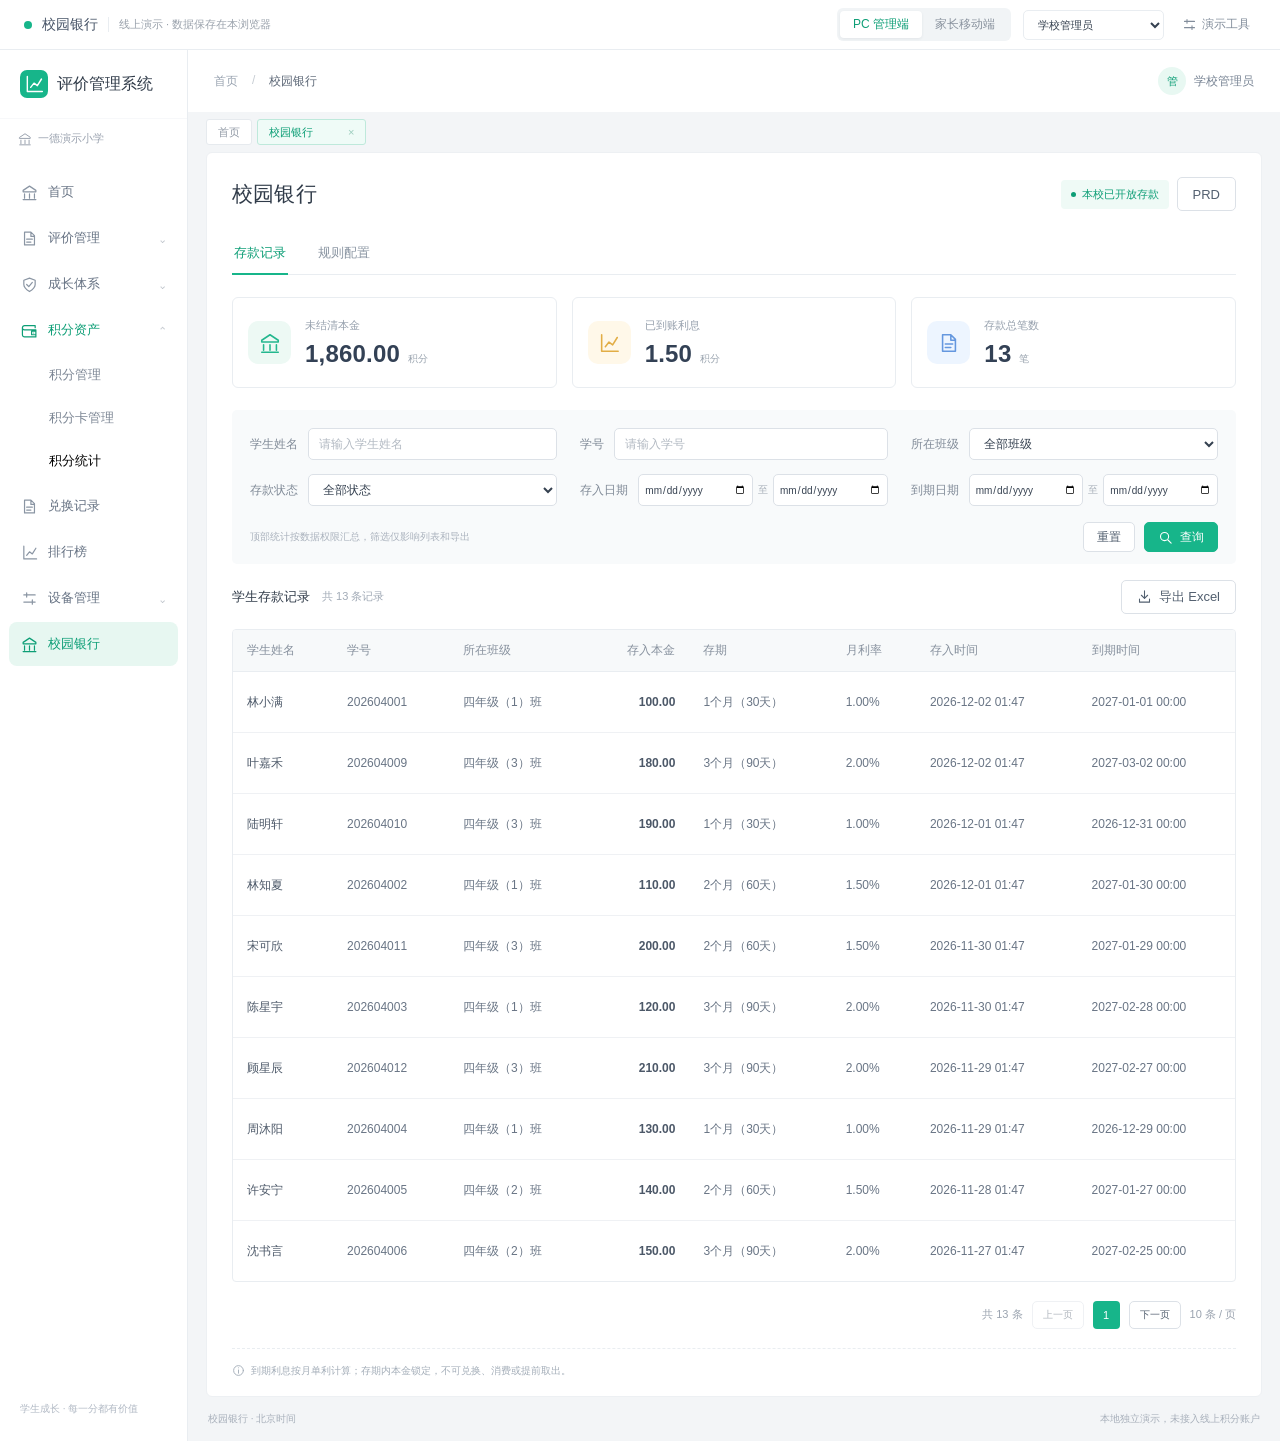
<file: index.html>
<!doctype html>
<html lang="zh-CN">
<head>
  <meta charset="UTF-8">
  <meta name="viewport" content="width=device-width, initial-scale=1.0">
  <meta name="theme-color" content="#16b88a">
  <meta name="description" content="评价管理系统校园银行，支持学校规则配置、家长主动存入与到期自动结算。">
  <link rel="icon" href="./favicon.svg" type="image/svg+xml">
  <link rel="stylesheet" href="./styles.css?v=7f36adfd09f2">
  <link rel="stylesheet" href="./original-wallet.css?v=9338323fba7d">
  <title>校园银行 · 评价管理系统</title>
</head>
<body>
  <div id="app"><div class="loading">正在读取积分账户…</div></div>
  <div id="modal-root"></div>
  <div id="toast" role="status" aria-live="polite"></div>

  <template id="product-disable-template">
    <div id="product-disable-popover" class="product-disable-popover" popover="auto" role="dialog" aria-labelledby="product-disable-question">
      <div class="product-disable-question"><span aria-hidden="true">!</span><p id="product-disable-question">确定停用该档位？</p></div>
      <div class="product-disable-actions">
        <button type="button" class="btn" data-action="cancel-product-disable" autofocus>取消</button>
        <button type="button" class="btn primary" data-action="confirm-product-disable">确定</button>
      </div>
    </div>
  </template>

  <template id="prd-page-bank">
    <p id="prd-page-title" hidden>家长端 · 校园银行</p>
    <section class="prd-section">
      <h3 id="prd-background">1. 背景与目标</h3>
      <p>支持家长为绑定学生主动办理定期存款，确保存入、锁定、到期和到账状态可查。</p>
      <h3 id="prd-users">2. 用户与使用场景</h3>
      <p>家长切换绑定学生，试算本息、确认存入或查询该生存款。接口按当前绑定关系校验。</p>
      <h3 id="prd-scope">3. 需求范围</h3>
      <p><strong>In Scope</strong> 学生余额、档位试算、存入确认、存款筛选和详情、自动结算。</p>
      <p><strong>Out of Scope</strong> 提前支取、自动续存和现金交易。</p>
      <h3 id="prd-features">4. 功能需求列表</h3>
      <table class="prd-field-table">
        <thead><tr><th>功能模块</th><th>功能点</th><th>需求描述</th><th>优先级</th><th>备注说明</th></tr></thead>
        <tbody>
          <tr><td>账户</td><td>余额与利息</td><td>随选中学生刷新定期锁定积分总额、可用积分、累计到账利息。</td><td>P0</td><td>金额保留两位小数。</td></tr>
          <tr><td>存入</td><td>试算与确认</td><td>选择已启用档位并填写本金，服务端试算后确认存入，成功后刷新余额和存款记录。</td><td>P0</td><td>支持每个学生多笔独立存款。</td></tr>
          <tr><td>我的存款</td><td>查询与详情</td><td>支持全部、存款中、已到账。详情区分预计利息与实际到账时间并展示该单流水。</td><td>P0</td><td>功能关闭后仍可查旧单。</td></tr>
        </tbody>
      </table>
      <h3 id="prd-flow">5. 核心流程与交互说明</h3>
      <h4 id="prd-booking">试算、存入与本金锁定</h4>
      <ol>
        <li>试算和确认均校验家长绑定关系，学生及档位所属学校，学校及档位开关。确认本金达到最低起存额，且在可用积分和服务支持范围内，最多两位小数。</li>
        <li><code>POST /api/quote</code> 返回本金、利率、利息、本息合计、到期时间和规则版本。确认通过 <code>POST /api/deposits</code> 提交学生、档位、本金、规则版本、到期时间及 <code>requestKey</code>。</li>
        <li>确认在同一事务中扣减可用积分、增加锁定积分、分配单号、保存订单快照、记锁定流水和请求结果。扣减时再次按可用余额校验。存入后刷新余额和订单。</li>
      </ol>
      <h4 id="prd-settlement">到期结算</h4>
      <h4>起算与到期时间</h4>
      <p>以服务端确认存入成功的北京时间日期为起点，加对应档位的固定天数，到期时间取目标日期 00:00（北京时间）。已有存款按订单保存的到期时间和利息结算。</p>
      <ul>
        <li>1 个月（30 天）、2 个月（60 天）、3 个月（90 天）、6 个月（180 天）、12 个月（365 天）。</li>
        <li>2026 年 11 月 25 日 15:30 存入 1 个月（30 天），于 12 月 25 日 00:00 到期。2026 年 1 月 31 日存入同一档位，于 3 月 2 日 00:00 到期。接口保存带时区的时间戳。</li>
      </ul>
      <h4>状态与入账</h4>
      <ol>
        <li><strong>存款中</strong>（<code>active</code>）表示本息尚未成功入账，覆盖未到期及到期后仍在结算的存款。本金保持锁定。已到期且未入账时，<code>settlementInProgress</code> 为真，详情提示系统正在处理到账。</li>
        <li>后台任务筛选到期时间已到、尚未结算且已到重试时间的订单，逐笔处理。在事务内再次确认订单未结算、账户锁定本金充足且入账金额合法。以存入时的快照为准。</li>
        <li>同一事务扣减锁定本金、增加可用本金并记本金返还流水。随后增加可用积分、累计获得积分和累计到账利息并记利息流水。订单更新为<strong>已到账</strong>（<code>settled</code>），记录实际到账时间并写成功审计。利息为 0.00 时也完成结算。到账后不自动续存。</li>
      </ol>
      <h3 id="prd-exceptions">6. 异常场景与边界条件</h3>
      <ul>
        <li>学校关闭功能或无启用档位时隐藏存入表单。没有存款记录时显示空状态，已有存款仍可查看和结算。</li>
        <li>余额不足返回 <code>INSUFFICIENT_BALANCE</code>。版本或到期日变化返回 <code>STALE_CONFIG</code>，用户重新试算确认。提交超时沿用原参数和 <code>requestKey</code> 重试，同一操作者同参数返回原订单，换参数返回 <code>IDEMPOTENCY_CONFLICT</code>。</li>
        <li>结算失败整笔回滚，本金继续锁定。后台记录 <code>pending</code>、失败原因、尝试次数及下次重试时间，60 秒后允许重试。事务复核订单状态，原订单 ID 和流水类型的唯一约束防止重复入账。</li>
      </ul>
      <h3 id="prd-data">7. 数据口径与埋点需求</h3>
      <h4 id="prd-interest">利息计算</h4>
      <p class="prd-formula">到期利息＝本金 ×（月利率输入值 ÷ 100）× 存期月数<br>本息合计＝本金＋到期利息</p>
      <p>月利率为 0% 至 100%，最多两位小数。按月单利，固定天数仅用于推算到期日。<var>P</var> 为本金 × 100，<var>R</var> 为月利率输入值 × 100，<var>M</var> 为存期月数，最小单位利息为 <code>floor((P × R × M + 5000) ÷ 10000)</code>。金额接口使用十进制字符串。</p>
      <p>100.00 积分按两个月（60 天）、月利率 1.50%，利息为 3.00，本息为 103.00。125.50 积分按一个月（30 天）、月利率 1.00%，原值 1.255 四舍五入至 1.26。</p>
      <h4 id="prd-deposit-number">存款单号</h4>
      <ul>
        <li><code>depositNumber</code> 为 14 位文本，由存入时间 <code>createdAt</code> 的北京时间日期 <code>YYYYMMDD</code> 和六位流水号组成。各校每天从 <code>000001</code> 独立递增。例如某校 2026 年 11 月 23 日的第一笔为 <code>20261123000001</code>。</li>
        <li>历史订单按各校、各存入日补号，按原存入时间升序，同一时间按原订单 ID 升序。新单接续同校当日流水。数据库保证同校单号唯一，失败事务回滚编号分配，重复确认返回原单号。用完 <code>999999</code> 后拒绝该校当天的新确认，返回 <code>DEPOSIT_SEQUENCE_EXHAUSTED</code>。</li>
        <li>存款详情显示业务单号，接口通过原订单 <code>id</code> 查询，并校验家长与该学生的绑定关系。</li>
      </ul>
      <p>选择档位上报 <code>deposit_product_selected</code>，试算后打开确认框上报 <code>deposit_confirm_view</code>。两者记录档位 ID。存入、结算结果按已提交订单及流水确认。</p>
      <h3 id="prd-dependencies">8. 风险、依赖与限制</h3>
      <p>结算依赖账务事务与时钟。服务版本由后台任务扫描，浏览器演示在页面运行和重新打开时执行检查。已有订单按存入时的版本、利率、利息和到期快照执行。</p>
      <h3 id="prd-acceptance">9. 验收标准</h3>
      <p>校验最低起存额、余额、绑定关系和幂等。100.00 积分按两个月、1.50% 锁定后，到期分别返还 100.00 和发息 3.00，仅利息增加累计获得积分。验证零息、失败回滚、重试、停用和旧单如期到账。</p>
    </section>
  </template>

  <template id="prd-page-overview">
    <p id="prd-page-title" hidden>家长端 · 积分总览</p>
    <section class="prd-section">
      <h3 id="prd-background">1. 背景与目标</h3><p>查看所选学生当前积分总额及余额构成。</p>
      <h3 id="prd-users">2. 用户与使用场景</h3><p>家长从积分首页点击「可用积分」，或切换到其他绑定学生。</p>
      <h3 id="prd-scope">3. 需求范围</h3>
      <p><strong>In Scope</strong> 积分总额、可用积分总额、定期锁定积分及占比。</p>
      <p><strong>Out of Scope</strong> 历史明细、存入和兑换操作。</p>
      <h3 id="prd-features">4. 功能需求列表</h3>
      <table class="prd-field-table">
        <thead><tr><th>功能模块</th><th>功能点</th><th>需求描述</th><th>优先级</th><th>备注说明</th></tr></thead>
        <tbody>
          <tr><td>账户</td><td>余额构成</td><td>按学生展示三项金额，精确到 0.01 积分。</td><td>P0</td><td>切换学生后重新查询。</td></tr>
          <tr><td>图表</td><td>余额占比</td><td>用饼图绘制可用与定期锁定的占比。</td><td>P0</td><td>图例显示一位小数。</td></tr>
        </tbody>
      </table>
      <h3 id="prd-flow">5. 核心流程与交互说明</h3><p>进入页面并选中学生，读取账户数据、展示三项金额和饼图。左上角返回积分首页。</p>
      <h3 id="prd-exceptions">6. 异常场景与边界条件</h3><p>总额为零时，饼图显示「暂无积分」，两项占比均为 0.0%。无绑定学生时显示对应空态。</p>
      <h3 id="prd-data">7. 数据口径与埋点需求</h3>
      <ul>
        <li>积分总额＝可用积分总额 <code>available</code>＋定期锁定积分 <code>locked</code>。存入和返还本金只改变余额分布，已到账利息计入可用积分。</li>
        <li>积分总额大于零时，饼图按可用积分和定期锁定积分的实际占比绘制。图例的可用占比四舍五入到一位小数，锁定占比等于 100% 减去已舍入的可用占比。</li>
      </ul>
      <p>本页无独立埋点。</p>
      <h3 id="prd-dependencies">8. 风险、依赖与限制</h3><p>依赖 <code>GET /api/bootstrap</code> 的同一账户快照与家长绑定权限。</p>
      <h3 id="prd-acceptance">9. 验收标准</h3><p>可用 80、锁定 20 时总额为 100，占比分别为 80.0%、20.0%。切换学生和零总额场景显示正确。</p>
    </section>
  </template>

  <template id="prd-page-points">
    <p id="prd-page-title" hidden>积分统计 · 积分记录</p>
    <section class="prd-section">
      <h3 id="prd-background">1. 背景与目标</h3><p>在现有积分记录中追溯学生积分增减和校园银行流水。</p>
      <h3 id="prd-users">2. 用户与使用场景</h3><p>学校管理员查看本校流水，班主任查看授权班级，支持按条件定位单条流水。</p>
      <h3 id="prd-scope">3. 需求范围</h3><p><strong>In Scope</strong> 筛选、分页、当前页勾选、列表和详情。</p><p><strong>Out of Scope</strong> 在本页发放、修改或补录积分。</p>
      <h3 id="prd-features">4. 功能需求列表</h3>
      <table class="prd-field-table">
        <thead><tr><th>功能模块</th><th>功能点</th><th>需求描述</th><th>优先级</th><th>备注说明</th></tr></thead>
        <tbody>
          <tr><td>筛选</td><td>组合查询</td><td>按学生姓名、所在班级、得分形式和得分时间查询。</td><td>P0</td><td>查询和重置从第一页开始。</td></tr>
          <tr><td>列表</td><td>得分与备注</td><td>使用原有得分列显示可用积分变动，用备注区分本金和利息类型。</td><td>P0</td><td>一笔账务流水一行。</td></tr>
          <tr><td>详情</td><td>流水追溯</td><td>查看学生、变动类型、时间、可用积分变动、变动后可用余额和关联存款单号。</td><td>P0</td><td>仅关联存款的流水展示存款单号。</td></tr>
        </tbody>
      </table>
      <h3 id="prd-flow">5. 核心流程与交互说明</h3>
      <p>PC 列表使用「评价类型/班级德育」和「活动名称/荣誉称号」两列。每列展示对应的原始字段值，同时有值时按表头顺序用斜杠分隔。该列无值时显示「—」，本地评价样例缺少分类字段时显示「德育评价」。学生人脸按原有权限读取。校园银行流水在得分形式列显示「校园银行」，两列均显示「—」。得分时间取该条流水的实际写入时间，按北京时间显示到秒。表头勾选框选中当前页全部记录。</p>
      <h3 id="prd-exceptions">6. 异常场景与边界条件</h3><p>无匹配记录时展示空表。非法日期或反向时间区间提示校验错误。结算回滚期间无新增到账流水。</p>
      <h3 id="prd-data">7. 数据口径与埋点需求</h3>
      <p><code>GET /api/point-transactions</code> 读取已提交的流水，按 <code>createdAt</code> 倒序，同一时间按写入顺序倒序，每页 10 条。序号为（当前页 - 1）× 每页条数 + 页内序号。本页无独立埋点。</p>
      <p>「得分」展示该条流水的可用积分变动 <code>availableDelta</code>。保留两位小数，正数带「+」，负数带「-」，零显示 0.00。</p>
      <table class="prd-field-table">
        <thead><tr><th scope="col">变动类型</th><th scope="col">得分列</th><th scope="col">备注列</th></tr></thead>
        <tbody>
          <tr><th scope="row">定期存入</th><td>-本金</td><td>定期存入，本金锁定</td></tr>
          <tr><th scope="row">到期本金返还</th><td>+本金</td><td>到期本金返还</td></tr>
          <tr><th scope="row">定期利息到账</th><td>+实际入账利息，零利息显示 0.00</td><td>定期利息到账</td></tr>
        </tbody>
      </table>
      <h3 id="prd-dependencies">8. 风险、依赖与限制</h3><p>列表依赖已提交的积分流水和权限范围。学生档案缺少照片时展示「—」。</p>
      <h3 id="prd-acceptance">9. 验收标准</h3><p>核对原有列表字段、当前页勾选、筛选和分页。定期存入、返还、发息的得分分别显示负本金、正本金和到账利息，金额与家长端明细一致。</p>
    </section>
  </template>

  <template id="prd-page-records">
    <p id="prd-page-title" hidden>校园银行 · 存款记录</p>
    <section class="prd-section">
      <h3 id="prd-background">1. 背景与目标</h3><p>管理人员按权限核对定期存款、锁定本金与已到账利息。</p>
      <h3 id="prd-users">2. 用户与使用场景</h3><p>学校管理员查询本校、查看详情及导出。班主任查询授权班级和详情。</p>
      <h3 id="prd-scope">3. 需求范围</h3><p><strong>In Scope</strong> 汇总统计、列表筛选、详情、Excel 导出。</p><p><strong>Out of Scope</strong> 修改或作废存款、提前支取、手动发息。</p>
      <h3 id="prd-features">4. 功能需求列表</h3>
      <table class="prd-field-table">
        <thead><tr><th>功能模块</th><th>功能点</th><th>需求描述</th><th>优先级</th><th>备注说明</th></tr></thead>
        <tbody>
          <tr><td>顶部统计</td><td>权限范围汇总</td><td>显示未结清本金、已到账利息和存款总笔数。</td><td>P0</td><td>列表筛选、重置和分页均独立。</td></tr>
          <tr><td>存款列表</td><td>筛选与详情</td><td>按学生、班级、状态、存入日期、到期日期查询。单笔详情使用订单快照。</td><td>P0</td><td>学生姓名和学号分别筛选。</td></tr>
          <tr><td>导出</td><td>Excel</td><td>管理员导出所有匹配订单，保留单号、日期和金额口径。</td><td>P0</td><td>导出范围跨分页。</td></tr>
        </tbody>
      </table>
      <h3 id="prd-flow">5. 核心流程与交互说明</h3>
      <h4 id="prd-record-filters">筛选范围与分页</h4>
      <p><code>GET /api/deposits</code> 先限定权限，再应用已提交的筛选条件。管理员查看本校记录，班主任查看授权班级。姓名和学号由用户输入，班级由下拉选项提交，三者去掉首尾空格后按包含匹配。状态按下文映射筛选。空条件不限制该字段，多个条件同时满足才纳入。</p>
      <p>存入日期筛选 <code>createdAt</code>，到期日期筛选 <code>dueAt</code>。分别使用北京时间的「起始日 00:00（含）至结束日次日 00:00（不含）」，只填一端则只应用该端边界。日期不存在或起始日晚于结束日时拒绝查询。</p>
      <p>列表一笔存款一行，按存入时间倒序，同一时间按存款单号升序，每页 10 条。<code>total</code> 为筛选后全部记录的笔数，用于列表和分页。Excel 导出使用同一筛选条件，包含所有匹配记录。</p>

      <h3 id="prd-exceptions">6. 异常场景与边界条件</h3>
      <p>权限范围无存款时金额为 0.00、笔数为 0。筛选无结果时展示空状态并禁用导出。已到期未成功结算仍显示「存款中」，详情提示系统正在处理到账。</p>
      <h3 id="prd-data">7. 数据口径与埋点需求</h3>
      <h4 id="prd-stat-fields">顶部统计卡片</h4>
      <p><code>summary</code> 按当前账号可查看的全部存款汇总。管理员汇总本校，班主任汇总授权班级。列表筛选、重置和分页均不改变统计范围。</p>
      <table class="prd-field-table" aria-labelledby="prd-stat-fields">
        <thead><tr><th scope="col">卡片</th><th scope="col">取值与计算</th></tr></thead>
        <tbody>
          <tr><th scope="row">未结清本金</th><td><code>summary.locked</code>。汇总权限范围内「存款中」订单的存入本金，包含已经到期但尚未结算的订单。单位积分，保留两位小数。</td></tr>
          <tr><th scope="row">已到账利息</th><td><code>summary.paid</code>。汇总权限范围内「已到账」订单的实际利息。取已结算订单按快照保存的 <code>expectedInterest</code>，该值与利息流水一致。单位积分，保留两位小数。</td></tr>
          <tr><th scope="row">存款总笔数</th><td><code>summary.count</code>。计数权限范围内全部状态的存款单，一个学生的多笔存款各计 1 笔。</td></tr>
        </tbody>
      </table>
      <p class="prd-note">例：权限范围内有 600.00 积分未到期、125.50 积分已到期但尚未结算，以及 100.00 积分已到账（实际利息 1.00）各一笔。三项统计依次为 725.50 积分、1.00 积分、3 笔。筛选「存款中」后，列表和导出包含前两笔，顶部按权限范围汇总。</p>

      <h4 id="prd-record-fields">存款记录列表字段</h4>
      <table class="prd-field-table" aria-labelledby="prd-record-fields">
        <thead><tr><th scope="col">列表列名</th><th scope="col">取值与展示规则</th></tr></thead>
        <tbody>
          <tr><th scope="row">学生姓名</th><td><code>studentName</code>。按订单的学生 ID 关联学生档案，读取当前姓名。</td></tr>
          <tr><th scope="row">学号</th><td><code>studentNumber</code>。取关联学生档案的学号，以文本显示和导出，保留前导零。</td></tr>
          <tr><th scope="row">所在班级</th><td><code>className</code>。取该学生档案里的当前班级，用于筛选和班级权限限定。</td></tr>
          <tr><th scope="row">存入本金</th><td><code>principal</code>。取订单创建时实际扣减可用积分并锁定的金额。展示积分值，固定两位小数。</td></tr>
          <tr><th scope="row">存期</th><td><code>months</code> 为存入时的档位月数。1、2、3 个月的 <code>durationDays</code> 分别展示 30、60、90 天，含历史订单。其他档位按北京时间到期日与存入日的天数差展示。历史订单按保存的原到期时间结算。</td></tr>
          <tr><th scope="row">月利率</th><td><code>rate</code>。取订单存入时的月利率快照，按百分数保留两位小数。存单值 <code>1.00</code> 展示为 <code>1.00%</code>。</td></tr>
          <tr><th scope="row">存入时间</th><td><code>createdAt</code>。服务端确认存入成功时写入的时间。列表以北京时间显示 <code>YYYY-MM-DD HH:mm</code>。</td></tr>
          <tr><th scope="row">到期时间</th><td><code>dueAt</code>。直接读取订单保存的到期时间，以北京时间显示 <code>YYYY-MM-DD HH:mm</code>。</td></tr>
          <tr><th scope="row">到期利息</th><td><code>expectedInterest</code>。取存入时算定并存入快照的利息，按「+金额」展示，保留两位小数。待结算时为预计利息，已结算时同一数值已入账。是否入账由状态判断。</td></tr>
          <tr><th scope="row">状态</th><td><code>status</code>。本息入账成功显示「已到账」，其他订单显示「存款中」。已到期且尚未成功入账时，详情根据 <code>settlementInProgress</code> 提示系统正在处理到账。</td></tr>
          <tr><th scope="row">操作</th><td>「详情」以订单 ID 请求 <code>GET /api/deposits/:id</code>，重新校验学校与班级权限，读取订单快照、实际到账时间和该笔订单的关联流水。</td></tr>
        </tbody>
      </table>
      <h4 id="prd-record-details">详情与导出口径</h4>
      <p>存款单号 <code>depositNumber</code> 取订单保存的 14 位业务单号，由存入日 <code>YYYYMMDD</code> 加同校当天六位流水号组成。详情和导出使用同一单号。</p>
      <p>本息合计 <code>total</code> ＝存入本金＋按单据快照已舍入的到期利息。实际到账时间 <code>settledAt</code> 由结算成功事务写入，未到账时详情隐藏该时间，导出留空。导出仅限管理员，覆盖全部匹配订单，时间按北京时间精确到秒。「存期（天）」写入页面同口径的 <code>durationDays</code> 数值，到期时间取订单快照。存期（月）、金额和月利率按数值写入，存款单号和学号按文本保留。零条记录时禁止导出。</p>
      <p>导出成功时记录 <code>records_exported</code> 审计事件，包含筛选条件和导出笔数。</p>
      <h3 id="prd-dependencies">8. 风险、依赖与限制</h3><p>学校、班级权限以及状态判定依赖订单与学生档案。历史订单的到期和利息使用原快照。</p>
      <h3 id="prd-acceptance">9. 验收标准</h3><p>改变筛选条件后只刷新列表与导出范围。核对统计示例、历史档位显示、原到期时间、两类状态和 Excel 数据。</p>
    </section>
  </template>

  <template id="prd-page-rules">
    <p id="prd-page-title" hidden>校园银行 · 规则配置</p>
    <section class="prd-section">
      <h3 id="prd-background">1. 背景与目标</h3><p>按学校配置校园银行功能、最低起存额和月利率。</p>
      <h3 id="prd-users">2. 用户与使用场景</h3><p>管理员配置本校规则，班主任查看本校当前规则。</p>
      <h3 id="prd-scope">3. 需求范围</h3><p><strong>In Scope</strong> 基础设置、档位新增、编辑、停用、删除已停用档位和收益示例。</p><p><strong>Out of Scope</strong> 修改原存单及补发历史利息。</p>
      <h3 id="prd-features">4. 功能需求列表</h3>
      <table class="prd-field-table">
        <thead><tr><th>功能模块</th><th>功能点</th><th>需求描述</th><th>优先级</th><th>备注说明</th></tr></thead>
        <tbody>
          <tr><td>基础设置</td><td>开关和起存额</td><td>管理员保存功能开关、最低起存额和当前版本。</td><td>P0</td><td>按学校生效。</td></tr>
          <tr><td>档位配置</td><td>新增和编辑</td><td>新增未配置档位。编辑弹窗展示只读存期，修改月利率。</td><td>P0</td><td>月利率输入框右侧显示百分号。</td></tr>
          <tr><td>档位配置</td><td>启用和停用</td><td>已启用的行显示「停用」，点击后在按钮旁确认。已停用的行显示「启用」，点击后保存状态。</td><td>P0</td><td>取消停用时保留当前状态。</td></tr>
          <tr><td>档位配置</td><td>删除</td><td>管理员可以删除任意已停用档位。确认后从配置列表移除，该存期可再次新增。</td><td>P0</td><td>含默认档位。归档原档位以保留历史订单关联。</td></tr>
          <tr><td>档位列表</td><td>收益示例</td><td>显示整期收益率和以 100 积分为本金的到期利息。</td><td>P0</td><td>统一按月单利。</td></tr>
        </tbody>
      </table>
      <h3 id="prd-flow">5. 核心流程与交互说明</h3>
      <h4 id="prd-rule-settings">基础设置与档位校验</h4>
      <ul>
        <li>各校独立配置功能开关、最低起存额和存期档位。管理员可保存，班主任只读。最低起存额默认 1.00，最小 0.01 积分。启用功能时至少有一档已启用。</li>
        <li>支持 1 个月（30 天）、2 个月（60 天）、3 个月（90 天）、6 个月（180 天）、12 个月（365 天）。默认配置前三档，新增时只可选择尚未配置的档位。编辑已有档位时只修改月利率，启用状态由列表操作控制。月利率含 0% 和 100% 两端，最多两位小数。</li>
        <li>旧配置中五档之外的档位停止受理新存款。固定档位的旧利率超出范围时显示为停用，管理员修正后可启用。学校开启存款功能至少需要一档符合新规则的启用档位。</li>
        <li>保存基础设置或档位时，校验对应的当前版本并递增版本。过时版本要求刷新。配置修改适用于后续存款，已有订单继续使用各自的配置快照。</li>
        <li>选择「删除」并确认后，校验同校管理员权限、档位版本及当前停用状态。成功后从当前配置中移除该档位。再次新增相同存期时，沿用原档位标识，按本次填写的配置保存并递增版本。</li>
      </ul>
      <h3 id="prd-exceptions">6. 异常场景与边界条件</h3><p>重复档位、非法值和过期版本由服务端拒绝。档位全部配置后禁用新增入口。启用中的档位须先停用再删除。</p>
      <h3 id="prd-data">7. 数据口径与埋点需求</h3>
      <h4 id="prd-rule-fields">存期与月利率列表字段</h4>
      <table class="prd-field-table" aria-labelledby="prd-rule-fields">
        <thead><tr><th scope="col">列表列名</th><th scope="col">取值与展示规则</th></tr></thead>
        <tbody>
          <tr><th scope="row">存期</th><td>读取当前档位月数 <code>months</code> 和固定天数 <code>durationDays</code>，显示「N个月（D天）」，列表按月数升序。</td></tr>
          <tr><th scope="row">月利率</th><td>读取档位当前百分数 <code>rate</code>，保留两位小数后加百分号。</td></tr>
          <tr><th scope="row">整期收益率</th><td>月利率 × 存期月数，按百分数保留两位小数。例如 2 个月（60 天）、月利率 1.50%，整期收益率为 3.00%。</td></tr>
          <tr><th scope="row">100积分到期利息</th><td>100 积分 ×（月利率输入值 ÷ 100）× 存期月数，使用月单利，最终四舍五入至两位小数。上例为 3.00 积分。</td></tr>
          <tr><th scope="row">状态</th><td>读取档位自己的 <code>enabled</code>，真显示「已启用」，假显示「已停用」。实际允许家长存入还须学校功能开关为开启。</td></tr>
          <tr><th scope="row">操作</th><td>管理员可编辑。已启用时显示「停用」并在确认后更新，已停用时显示「启用」，<code>canDelete</code> 为真时显示「删除」。班主任显示「—」。</td></tr>
        </tbody>
      </table>
      <p>基础设置、档位分别通过 <code>POST /api/settings</code> 和 <code>POST /api/products</code> 保存。<code>POST /api/products/delete</code> 提交档位 ID <code>id</code> 和版本 <code>revision</code>，删除成功写入 <code>product_deleted</code> 审计。</p>
      <h3 id="prd-dependencies">8. 风险、依赖与限制</h3><p>依赖本校配置版本和档位版本。保存前生成的试算在规则版本变化后须重新确认。已删除档位的存款仍按原订单快照查询和结算。</p>
      <h3 id="prd-acceptance">9. 验收标准</h3><p>验证五档及默认前三档，月利率 0.00% 和 100.00% 合法，超范围和三位小数拒绝。两个月、1.50% 的 100 积分到期利息为 3.00。默认档位与新增档位停用后均可删除和重新新增。启用中的档位及无权限操作均被拒绝，旧单到期照常结算。</p>
    </section>
  </template>

  <template id="prd-page-wallet">
    <p id="prd-page-title" hidden>家长端 · 积分首页</p>
    <section class="prd-section">
      <h3 id="prd-background">1. 背景与目标</h3><p>集中展示当前学生的积分余额和每笔积分变动。</p>
      <h3 id="prd-users">2. 用户与使用场景</h3><p>家长切换绑定学生，核对累计获得、已兑换、可用积分和历史明细。</p>
      <h3 id="prd-scope">3. 需求范围</h3><p><strong>In Scope</strong> 三项积分、时间筛选、分页及相关页面入口。</p><p><strong>Out of Scope</strong> 本页办理存款、兑换或更改积分。</p>
      <h3 id="prd-features">4. 功能需求列表</h3>
      <table class="prd-field-table">
        <thead><tr><th>功能模块</th><th>功能点</th><th>需求描述</th><th>优先级</th><th>备注说明</th></tr></thead>
        <tbody>
          <tr><td>积分摘要</td><td>绑定学生切换</td><td>刷新当前学生三项积分及明细，明细回到第一页。</td><td>P0</td><td>仅可选绑定学生。</td></tr>
          <tr><td>积分明细</td><td>筛选和详情入口</td><td>按全部、近 7 天、近 30 天查询。记录显示类型、带符号金额、得分时间和累计积分，点击进入详情。</td><td>P0</td><td>每页 10 条。</td></tr>
          <tr><td>导航</td><td>相关页面入口</td><td>点击可用积分、校园银行或积分超市进入相应页面。</td><td>P0</td><td>默认选中首位绑定学生。</td></tr>
        </tbody>
      </table>
      <h3 id="prd-flow">5. 核心流程与交互说明</h3><p>进入后读取绑定学生列表与摘要，再按所选学生和时间范围读取流水。点击明细进入对应详情，返回恢复学生、筛选、页码和滚动位置。</p>
      <h3 id="prd-exceptions">6. 异常场景与边界条件</h3><p>无流水时显示「暂无积分明细」。无绑定学生时显示「当前身份暂无绑定学生」。</p>
      <h3 id="prd-data">7. 数据口径与埋点需求</h3>
      <p>摘要取 <code>earned</code>、<code>redeemed</code>、<code>available</code>。明细通过 <code>GET /api/point-transactions</code> 查询。金额取 <code>availableDelta</code>，正数带 +，负数带 -，保留两位小数。累计积分 <code>cumulative</code> 为同一学生截至当笔流水的累计获得增量之和，包含筛选区间之前的收入。</p>
      <p>按写入时间倒序，同一时间按写入顺序倒序。近 7 天与近 30 天从当前业务时间往前推对应天数。锁定和返还本金的累计获得增量为零，实际到账的利息增加累计积分。本页无单独的明细查询埋点。</p>
      <h3 id="prd-dependencies">8. 风险、依赖与限制</h3><p>依赖账户及已提交流水。可用积分与累计积分分别按当前余额和历史累计获得计算。</p>
      <h3 id="prd-acceptance">9. 验收标准</h3><p>可用积分随存入减少、返还增加。本金返还前后的累计积分相同，利息到账单独增加累计积分。验证按学生、时间和分页隔离展示。</p>
    </section>
  </template>

  <template id="prd-page-point-detail">
    <p id="prd-page-title" hidden>家长端 · 积分详情</p>
    <section class="prd-section">
      <h3 id="prd-background">1. 背景与目标</h3><p>在独立页面说明单笔积分增减及来源。</p>
      <h3 id="prd-users">2. 用户与使用场景</h3><p>家长从明细打开绑定学生的流水，核对本金、利息或其他积分变动。</p>
      <h3 id="prd-scope">3. 需求范围</h3><p><strong>In Scope</strong> 单笔金额、时间、得分形式、变动类型、学生姓名及关联存款单号。</p><p><strong>Out of Scope</strong> 累计积分、变动后可用余额及本页账务写入。</p>
      <h3 id="prd-features">4. 功能需求列表</h3>
      <table class="prd-field-table">
        <thead><tr><th>功能模块</th><th>功能点</th><th>需求描述</th><th>优先级</th><th>备注说明</th></tr></thead>
        <tbody>
          <tr><td>摘要</td><td>本笔时间与得分形式</td><td>显示有符号的金额、得分时间及得分形式，校园银行流水标注「校园银行」。</td><td>P0</td><td>时间为北京时间，精确至秒。</td></tr>
          <tr><td>详情信息</td><td>本次积分变动</td><td>显示学生姓名、变动类型及本次积分变动。有存款单号时展示单号。</td><td>P0</td><td>金额与顶部一致。</td></tr>
          <tr><td>导航</td><td>刷新与返回</td><td>详情可直达或刷新。从列表打开后返回原列表位置。直接打开时可返回积分首页。</td><td>P0</td><td>以流水 ID 定位。</td></tr>
        </tbody>
      </table>
      <h3 id="prd-flow">5. 核心流程与交互说明</h3><p>按流水 ID 请求 <code>GET /api/point-transactions/:id</code>。鉴权成功后显示独立子页。存入摘要标注「本次锁定本金」，返还标注「本次返还本金」，利息标注「本次到账利息」。</p>
      <h3 id="prd-exceptions">6. 异常场景与边界条件</h3><p>记录不存在或越权时显示「该积分记录不可查看」，可返回。临时读取失败显示重试入口。</p>
      <h3 id="prd-data">7. 数据口径与埋点需求</h3><p>得分时间取 <code>createdAt</code>，金额取 <code>availableDelta</code>，保留正负号和两位小数，零显示 0.00。存款单号取 <code>depositNumber</code>。本页无独立埋点。</p>
      <h3 id="prd-dependencies">8. 风险、依赖与限制</h3><p>详情依赖流水记录及学生绑定权限。直达与刷新使用同一权限校验。</p>
      <h3 id="prd-acceptance">9. 验收标准</h3><p>逐笔核对存入、返还和发息的金额与文案，测试普通流水、刷新、无权直达及返回后的学生、筛选、页码和滚动位置。</p>
    </section>
  </template>

  <script src="./vendor/sql-wasm.js"></script>
  <script src="./app.js?v=7fc81f88a38e" type="module"></script>
</body>
</html>
</file>
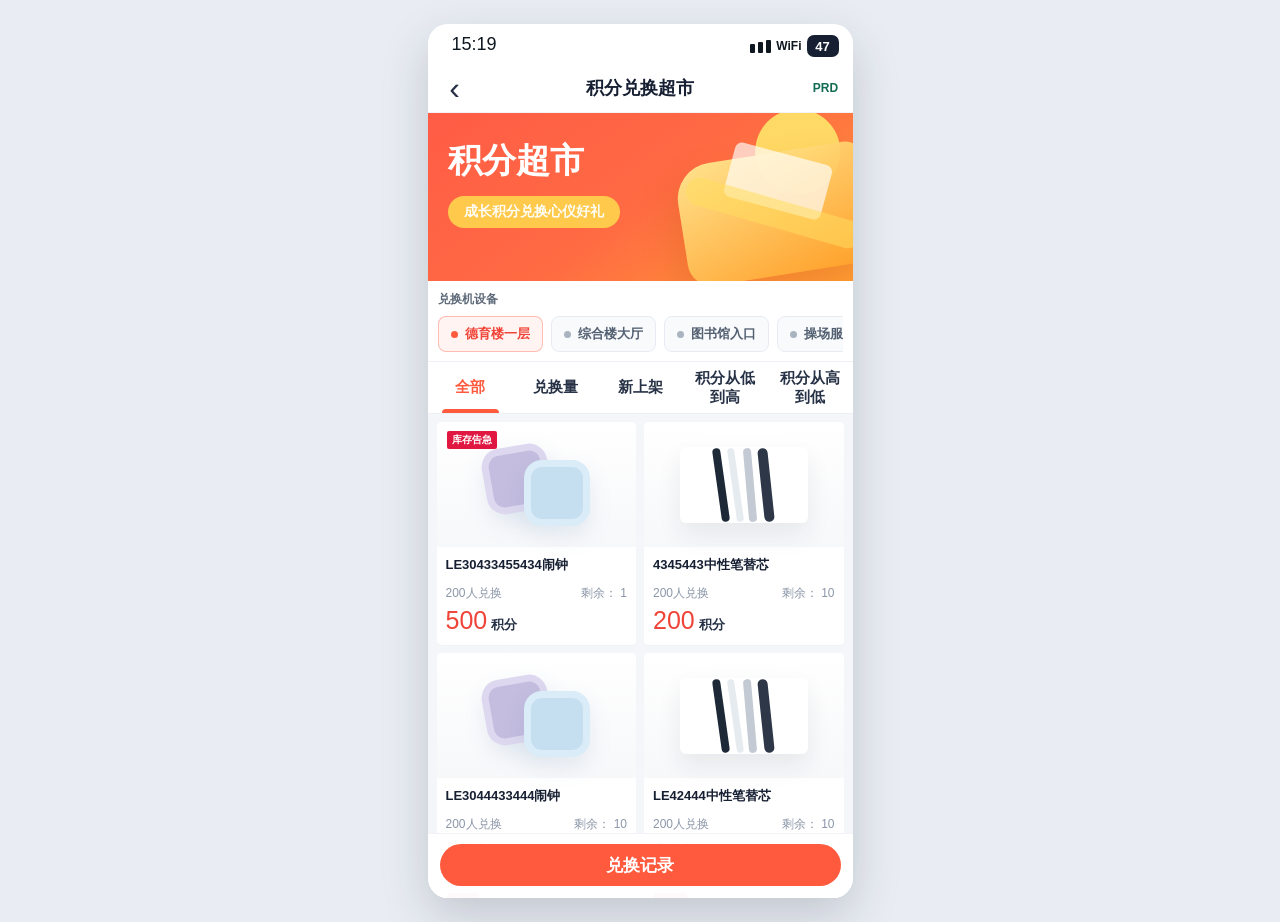
<file: market.html>
<!doctype html>
<html lang="zh-CN">
<head>
  <meta charset="UTF-8" />
  <meta name="viewport" content="width=device-width, initial-scale=1.0" />
  <title>积分兑换超市 - 家长端交互原型</title>
  <style>
    * { box-sizing: border-box; }
    :root {
      --brand: #ff5a3d;
      --brand-strong: #f04438;
      --ink: #172033;
      --muted: #8b96a8;
      --line: #edf0f5;
      --page: #f4f6f9;
      --card: #ffffff;
    }
    body {
      margin: 0;
      min-height: 100vh;
      display: grid;
      place-items: start center;
      font-family: -apple-system, BlinkMacSystemFont, "PingFang SC", "Microsoft YaHei", "Segoe UI", sans-serif;
      color: var(--ink);
      background: #e9edf3;
    }
    button {
      padding: 0;
      border: 0;
      background: none;
      font: inherit;
      color: inherit;
      cursor: pointer;
    }
    .phone {
      position: relative;
      width: min(100vw, 425px);
      min-height: 100vh;
      overflow: hidden;
      background: var(--page);
      box-shadow: 0 18px 48px rgba(21, 30, 45, .18);
    }
    .status {
      height: 38px;
      padding: 11px 14px 0 24px;
      display: flex;
      align-items: start;
      justify-content: space-between;
      font-size: 18px;
      line-height: 1;
      color: #0f1720;
      background: #fff;
    }
    .status-right {
      display: flex;
      align-items: center;
      gap: 5px;
      font-size: 12px;
      font-weight: 700;
    }
    .signal {
      display: inline-flex;
      align-items: end;
      gap: 3px;
      height: 14px;
    }
    .signal i {
      width: 5px;
      background: #0f1720;
      border-radius: 1px;
    }
    .signal i:nth-child(1) { height: 9px; }
    .signal i:nth-child(2) { height: 11px; }
    .signal i:nth-child(3) { height: 13px; }
    .battery {
      min-width: 32px;
      height: 22px;
      display: grid;
      place-items: center;
      border-radius: 7px;
      color: #fff;
      background: #172033;
      font-size: 13px;
    }
    .nav {
      height: 51px;
      display: grid;
      grid-template-columns: 54px 1fr 54px;
      align-items: center;
      background: #fff;
      border-bottom: 1px solid #f1f3f6;
    }
    .back {
      width: 54px;
      height: 51px;
      display: grid;
      place-items: center;
      font-size: 32px;
      line-height: 1;
      color: #253044;
    }
    .title {
      text-align: center;
      font-size: 18px;
      font-weight: 700;
      letter-spacing: 0;
    }
    .banner {
      position: relative;
      height: 168px;
      overflow: hidden;
      padding: 28px 20px;
      color: #fff;
      background:
        radial-gradient(circle at 87% 23%, rgba(255, 223, 103, .95) 0 42px, transparent 43px),
        linear-gradient(145deg, #ff5c46 0%, #ff6b43 52%, #ff9d34 100%);
    }
    .banner::before {
      content: "";
      position: absolute;
      right: -18px;
      bottom: 6px;
      width: 190px;
      height: 122px;
      border-radius: 36px 18px 24px 24px;
      transform: rotate(-9deg);
      background: linear-gradient(160deg, rgba(255, 236, 147, .92), rgba(255, 159, 39, .95));
      box-shadow: -12px 14px 32px rgba(168, 75, 7, .16);
    }
    .banner::after {
      content: "";
      position: absolute;
      right: 25px;
      top: 40px;
      width: 100px;
      height: 56px;
      border-radius: 7px;
      transform: rotate(15deg);
      background: rgba(255, 255, 255, .66);
    }
    .gift-ribbon {
      position: absolute;
      right: -12px;
      bottom: 54px;
      width: 182px;
      height: 28px;
      transform: rotate(16deg);
      background: rgba(255, 222, 95, .54);
      border-radius: 999px;
      z-index: 1;
    }
    .banner-copy {
      position: relative;
      z-index: 2;
      max-width: 235px;
    }
    .banner h1 {
      margin: 0;
      font-size: 34px;
      line-height: 1.16;
      font-weight: 800;
      letter-spacing: 0;
    }
    .banner p {
      display: inline-flex;
      margin: 16px 0 0;
      min-height: 32px;
      align-items: center;
      padding: 0 16px;
      border-radius: 999px;
      color: #fffdf6;
      background: rgba(255, 207, 76, .95);
      font-size: 14px;
      font-weight: 700;
    }
    .device-panel {
      padding: 10px 10px 9px;
      background: #fff;
      border-bottom: 1px solid var(--line);
    }
    .device-head {
      display: flex;
      align-items: center;
      justify-content: space-between;
      margin-bottom: 8px;
    }
    .device-label {
      display: flex;
      align-items: center;
      gap: 6px;
      color: #5f6b7a;
      font-size: 12px;
      font-weight: 700;
    }
    .device-count {
      color: var(--muted);
      font-size: 12px;
    }
    .device-list {
      display: flex;
      gap: 8px;
      overflow-x: auto;
      scrollbar-width: none;
    }
    .device-list::-webkit-scrollbar { display: none; }
    .device-chip {
      flex: 0 0 auto;
      max-width: 184px;
      height: 36px;
      padding: 0 12px;
      display: inline-flex;
      align-items: center;
      gap: 7px;
      border: 1px solid #e8ecf2;
      border-radius: 8px;
      color: #536072;
      background: #f8fafc;
      font-size: 13px;
      font-weight: 700;
      white-space: nowrap;
    }
    .device-chip span {
      overflow: hidden;
      text-overflow: ellipsis;
    }
    .device-chip.active {
      color: var(--brand-strong);
      border-color: rgba(255, 90, 61, .36);
      background: #fff4f1;
    }
    .dot {
      width: 7px;
      height: 7px;
      border-radius: 50%;
      background: #aab3c0;
    }
    .device-chip.active .dot { background: var(--brand); }
    .tabs {
      height: 52px;
      display: grid;
      grid-template-columns: repeat(5, 1fr);
      align-items: stretch;
      background: #fff;
      border-bottom: 1px solid var(--line);
    }
    .tab {
      position: relative;
      display: grid;
      place-items: center;
      min-width: 0;
      color: #273246;
      font-size: 15px;
      font-weight: 600;
      line-height: 1.25;
    }
    .tab.active { color: var(--brand); }
    .tab.active::after {
      content: "";
      position: absolute;
      left: 14px;
      right: 14px;
      bottom: 0;
      height: 4px;
      border-radius: 999px 999px 0 0;
      background: var(--brand);
    }
    .content {
      height: calc(100vh - 38px - 51px - 168px - 92px - 52px);
      min-height: 414px;
      overflow-y: auto;
      padding: 8px 9px 92px;
    }
    .grid {
      display: grid;
      grid-template-columns: repeat(2, minmax(0, 1fr));
      gap: 8px;
    }
    .card {
      min-width: 0;
      overflow: hidden;
      border-radius: 5px;
      background: var(--card);
      box-shadow: 0 1px 0 rgba(16, 24, 40, .02);
    }
    .thumb {
      position: relative;
      height: 125px;
      display: grid;
      place-items: center;
      background: linear-gradient(180deg, #ffffff 0%, #f7f8fa 100%);
    }
    .tag {
      position: absolute;
      top: 9px;
      left: 10px;
      min-width: 28px;
      height: 18px;
      padding: 0 5px;
      display: grid;
      place-items: center;
      border-radius: 2px;
      color: #fff;
      background: #df1741;
      font-size: 10px;
      font-weight: 800;
    }
    .goods-art {
      width: 108px;
      height: 82px;
      position: relative;
    }
    .clock .tile {
      position: absolute;
      width: 66px;
      height: 66px;
      border-radius: 18px;
      background: #c6dff0;
      border: 7px solid #d9ecf7;
      box-shadow: 0 10px 22px rgba(78, 126, 169, .13);
    }
    .clock .tile:first-child {
      left: 2px;
      top: 2px;
      transform: rotate(-10deg);
      background: #c4bddf;
      border-color: #ddd8ef;
    }
    .clock .tile:last-child { right: 0; bottom: 0; }
    .pen {
      width: 128px;
      height: 76px;
      display: flex;
      align-items: center;
      justify-content: center;
      gap: 7px;
      border-radius: 6px;
      background: #fff;
      box-shadow: 0 12px 24px rgba(23, 32, 51, .08);
    }
    .pen i {
      display: block;
      width: 8px;
      height: 74px;
      border-radius: 999px;
      transform: rotate(-8deg);
      background: #1e2938;
    }
    .pen i:nth-child(2) { width: 7px; background: #e6ebf0; }
    .pen i:nth-child(3) { width: 8px; background: #c3cad3; transform: rotate(-5deg); }
    .pen i:nth-child(4) { width: 10px; background: #2d3747; transform: rotate(-6deg); }
    .book {
      width: 108px;
      height: 78px;
      position: relative;
    }
    .book::before,
    .book::after {
      content: "";
      position: absolute;
      top: 8px;
      width: 73px;
      height: 61px;
      border-radius: 7px;
      box-shadow: 0 10px 22px rgba(157, 120, 52, .12);
    }
    .book::before {
      left: 1px;
      background: #f8d795;
    }
    .book::after {
      right: 0;
      background: linear-gradient(135deg, #fff3b0, #c7f2ee 48%, #ffd3de);
    }
    .info {
      padding: 9px 9px 12px;
      background: #fff;
    }
    .name {
      min-height: 21px;
      overflow: hidden;
      text-overflow: ellipsis;
      white-space: nowrap;
      font-size: 13px;
      font-weight: 700;
    }
    .meta {
      margin-top: 8px;
      display: flex;
      justify-content: space-between;
      gap: 8px;
      color: #8b96a8;
      font-size: 12px;
    }
    .price {
      margin-top: 6px;
      display: flex;
      align-items: baseline;
      gap: 4px;
      color: var(--brand-strong);
      font-size: 25px;
      line-height: 1;
      font-weight: 500;
    }
    .price small {
      color: #243045;
      font-size: 13px;
      font-weight: 700;
    }
    .empty {
      display: none;
      min-height: 280px;
      place-items: center;
      text-align: center;
      color: #7d8898;
      background: #fff;
      border-radius: 6px;
    }
    .empty strong {
      display: block;
      margin-bottom: 8px;
      color: #303a4d;
      font-size: 16px;
    }
    .bottom-bar {
      position: absolute;
      left: 0;
      right: 0;
      bottom: 0;
      padding: 10px 12px 12px;
      background: rgba(255, 255, 255, .98);
      border-top: 1px solid #f0f2f5;
    }
    .record-btn {
      width: 100%;
      height: 42px;
      border-radius: 999px;
      color: #fff;
      background: var(--brand);
      font-size: 17px;
      font-weight: 800;
    }
    .toast {
      position: absolute;
      left: 50%;
      bottom: 76px;
      transform: translateX(-50%) translateY(12px);
      max-width: 82%;
      padding: 9px 13px;
      border-radius: 999px;
      color: #fff;
      background: rgba(23, 32, 51, .88);
      opacity: 0;
      pointer-events: none;
      transition: .22s ease;
      font-size: 13px;
      white-space: nowrap;
    }
    .toast.show {
      opacity: 1;
      transform: translateX(-50%) translateY(0);
    }
    body:has(.sheet[open]) { overflow: hidden; }
    .sheet::backdrop {
      background: rgba(15, 23, 32, .36);
    }
    .sheet {
      width: min(414px, calc(100% - 24px));
      max-width: none;
      max-height: 85vh;
      max-height: 85dvh;
      margin: auto;
      padding: 0;
      border: 0;
      border-radius: 14px;
      background: #fff;
      color: var(--ink);
      overflow: hidden;
    }
    .sheet[open] { display: flex; flex-direction: column; }
    @media (max-width: 480px), (max-height: 480px) {
      .sheet {
        width: min(414px, 100%);
        margin-block: auto 0;
        border-radius: 14px 14px 0 0;
      }
    }
    .sheet-title {
      display: flex;
      align-items: center;
      justify-content: space-between;
      flex: 0 0 auto;
      padding: 8px 15px;
      border-bottom: 1px solid var(--line);
      font-size: 17px;
      font-weight: 800;
    }
    .sheet-records {
      min-height: 0;
      overflow: auto;
      overscroll-behavior: contain;
      overflow-wrap: anywhere;
      padding: 0 max(15px, env(safe-area-inset-right))
        max(12px, env(safe-area-inset-bottom)) max(15px, env(safe-area-inset-left));
    }
    .close {
      width: 44px;
      height: 44px;
      border-radius: 50%;
      color: #667085;
      background: #f3f5f8;
      font-size: 20px;
      line-height: 1;
    }
    .record {
      display: flex;
      align-items: center;
      justify-content: space-between;
      gap: 12px;
      padding: 12px 0;
      border-top: 1px solid #f0f2f5;
    }
    .record:first-of-type { border-top: 0; }
    .record strong {
      display: block;
      margin-bottom: 4px;
      font-size: 14px;
    }
    .record span {
      color: #8b96a8;
      font-size: 12px;
    }
    .record em {
      white-space: nowrap;
      color: var(--brand-strong);
      font-style: normal;
      font-weight: 800;
    }
    @media (min-width: 426px) {
      body { padding: 24px 0; }
      .phone {
        min-height: 874px;
        max-height: 874px;
        border-radius: 20px;
      }
    }
    .market-prd-trigger { min-height: 40px; padding: 0; border: 0; background: transparent; color: #126b54; font-size: 12px; font-weight: 600; }
    .market-prd { width: min(480px, calc(100% - 24px)); max-height: 85dvh; margin: auto; padding: 0; border: 0; border-radius: 14px; background: #fff; color: #24352e; }
    .market-prd[open] { display: flex; flex-direction: column; }
    .market-prd::backdrop { background: #16272170; }
    .market-prd header { display: flex; align-items: center; justify-content: space-between; gap: 8px; padding: 10px 16px; border-bottom: 1px solid #e5eeea; }
    .market-prd h2 { margin: 0; font-size: 16px; }
    .market-prd header button { min-height: 40px; padding: 0 8px; border: 0; background: transparent; color: #126b54; }
    .market-prd-body { min-height: 0; overflow: auto; padding: 14px 16px; font-size: 13px; line-height: 1.6; }
    .market-prd-body h3 { margin: 16px 0 6px; font-size: 15px; }
    .market-prd-body h3:first-child { margin-top: 0; }
    .market-prd-body p { margin: 6px 0; }
    .market-prd-body table { border-collapse: collapse; width: 100%; }
    .market-prd-body th, .market-prd-body td { padding: 6px; border: 1px solid #e5eeea; text-align: left; vertical-align: top; overflow-wrap: anywhere; }
  </style>
</head>
<body>
  <main class="phone">
    <section class="status" aria-label="状态栏">
      <span>15:19</span>
      <div class="status-right">
        <span class="signal"><i></i><i></i><i></i></span>
        <span>WiFi</span>
        <span class="battery">47</span>
      </div>
    </section>

    <header class="nav">
      <button class="back" type="button" aria-label="返回">‹</button>
      <div class="title">积分兑换超市</div>
      <button class="market-prd-trigger" type="button" id="openMarketPrd" aria-haspopup="dialog">PRD</button>
    </header>

    <section class="banner">
      <div class="gift-ribbon"></div>
      <div class="banner-copy">
        <h1>积分超市</h1>
        <p>成长积分兑换心仪好礼</p>
      </div>
    </section>

    <section class="device-panel">
      <div class="device-head">
        <div class="device-label">兑换机设备</div>
        <div class="device-count" id="deviceSummary"></div>
      </div>
      <div class="device-list" id="deviceList" aria-label="选择兑换机设备"></div>
    </section>

    <nav class="tabs" aria-label="商品筛选">
      <button class="tab active" type="button" data-filter="all">全部</button>
      <button class="tab" type="button" data-filter="popular">兑换量</button>
      <button class="tab" type="button" data-filter="new">新上架</button>
      <button class="tab" type="button" data-filter="low">积分从低<br>到高</button>
      <button class="tab" type="button" data-filter="high">积分从高<br>到低</button>
    </nav>

    <section class="content">
      <div class="grid" id="goodsGrid"></div>
      <div class="empty" id="emptyState">
        <div>
          <strong>当前兑换机暂无可兑换物品</strong>
          <span>请选择其他兑换机设备查看</span>
        </div>
      </div>
    </section>

    <footer class="bottom-bar">
      <button class="record-btn" type="button" id="recordBtn">兑换记录</button>
    </footer>

    <div class="toast" id="toast"></div>

    <dialog class="sheet" id="recordSheet" aria-labelledby="recordSheetTitle">
      <div class="sheet-title">
        <span id="recordSheetTitle">兑换记录</span>
        <button class="close" type="button" id="closeSheet" aria-label="关闭">×</button>
      </div>
      <div class="sheet-records">
        <div class="record">
          <div><strong>中性笔替芯</strong><span>德育楼一层兑换机 · 今天 14:20</span></div>
          <em>-200</em>
        </div>
        <div class="record">
          <div><strong>LE304 闹钟</strong><span>综合楼大厅兑换机 · 昨天 16:08</span></div>
          <em>-500</em>
        </div>
        <div class="record">
          <div><strong>彩虹便签本</strong><span>图书馆入口兑换机 · 07-07 09:42</span></div>
          <em>-120</em>
        </div>
      </div>
    </dialog>
    <dialog class="market-prd" id="marketPrd" aria-labelledby="marketPrdTitle">
      <header>
        <h2 id="marketPrdTitle">家长端 · 积分超市 PRD</h2>
        <form method="dialog"><button type="submit" aria-label="关闭 PRD">关闭</button></form>
      </header>
      <section class="market-prd-body">
        <h3>1. 背景与目标</h3><p>展示各兑换机的样例商品、兑换积分和库存。</p>
        <h3>2. 用户与使用场景</h3><p>家长从积分首页打开积分超市，切换设备、筛选商品或查看样例兑换记录。</p>
        <h3>3. 需求范围</h3><p><strong>In Scope</strong> 兑换机切换、商品筛选和兑换记录展示。</p><p><strong>Out of Scope</strong> 下单、积分扣减、库存更新及设备联动。</p>
        <h3>4. 功能需求列表</h3>
        <table>
          <thead><tr><th>功能模块</th><th>功能点</th><th>需求描述</th><th>优先级</th><th>备注说明</th></tr></thead>
          <tbody>
            <tr><td>兑换机</td><td>设备切换</td><td>选择设备后读取该设备商品，筛选恢复为「全部」。</td><td>P0</td><td>默认首个设备。</td></tr>
            <tr><td>商品</td><td>筛选与排序</td><td>支持全部、兑换量、新品及积分升序和降序。</td><td>P0</td><td>仅作用于当前设备。</td></tr>
            <tr><td>记录</td><td>兑换记录</td><td>打开样例记录弹窗，展示商品、设备、时间和积分扣减示例。</td><td>P1</td><td>展示使用固定样例。</td></tr>
          </tbody>
        </table>
        <h3>5. 核心流程与交互说明</h3><p>进入后展示首个设备商品。切换设备时清除上次筛选，选择筛选条件后立即更新列表。点击「兑换记录」打开弹窗。</p>
        <h3>6. 异常场景与边界条件</h3><p>当前设备无商品或筛选无结果时展示空状态。</p>
        <h3>7. 数据口径与埋点需求</h3><p>兑换量按 <code>exchanged</code> 降序，积分按 <code>points</code> 排序，新品按 <code>isNew</code> 筛选，剩余数量取 <code>stock</code>。本页无独立埋点。</p>
        <h3>8. 风险、依赖与限制</h3><p>商品与兑换记录来自本页样例，兑换积分和库存仅供演示。</p>
        <h3>9. 验收标准</h3><p>验证切换设备恢复全部筛选，排序和新品筛选正确，空状态及兑换记录可正常打开和关闭。</p>
      </section>
    </dialog>
  </main>

  <script src="./market.js?v=05d30234037d"></script>
</body>
</html>
</file>
<file: styles.css>
:root{font-family:-apple-system,BlinkMacSystemFont,"Segoe UI","PingFang SC","Microsoft YaHei",sans-serif;color:#303b49;background:#f3f5f7;font-synthesis:none;--green:#17b58a;--green-dark:#0d9e76;--line:#e9edf1;--muted:#8b95a3;--orange:#f66c4c}
*{box-sizing:border-box}body{margin:0;font-size:13px}button,input,select{font:inherit}button{cursor:pointer}button:disabled{opacity:.45;cursor:not-allowed}button:focus-visible,a:focus-visible{outline:3px solid #8adcc5;outline-offset:3px}input,select{min-width:0;background:white;color:#354150;border:1px solid #dce1e7;border-radius:5px;height:35px;padding:0 10px;outline:none}input:focus,select:focus{border-color:var(--green);box-shadow:0 0 0 3px #17b58a12}input::placeholder{color:#b3bac3}select{cursor:pointer}input[type=checkbox]{width:16px;height:16px;accent-color:var(--green);margin:0}h1,h2,h3,p{margin:0}h1{font-size:21px;font-weight:650;letter-spacing:.2px}h2{font-size:15px;font-weight:600}strong{font-weight:600}.icon{width:19px;height:19px;flex-shrink:0;vertical-align:middle}.subtle{color:var(--muted);line-height:1.8}.positive{color:var(--green-dark);font-variant-numeric:tabular-nums}.orange{color:var(--orange)!important}.btn{height:34px;border:1px solid #dce1e7;background:#fff;border-radius:5px;padding:0 15px;color:#536070;display:inline-flex;align-items:center;justify-content:center;gap:7px;white-space:nowrap}.btn:hover:not(:disabled){border-color:var(--green);color:var(--green-dark)}.btn .icon{width:15px;height:15px}.btn.primary{background:var(--green);border-color:var(--green);color:white}.btn.primary:hover:not(:disabled){background:var(--green-dark)}.text-btn{border:0;background:none;padding:7px 0;color:var(--green-dark)}.icon-btn{border:0;background:none;color:#8b95a3;padding:5px}.demo-bar{min-height:48px;padding:8px 24px;display:flex;align-items:center;justify-content:space-between;gap:16px;background:#fff;border-bottom:1px solid var(--line);position:relative;z-index:5}.demo-identity{display:flex;align-items:center;gap:10px;color:#475467}.demo-dot{width:8px;height:8px;border-radius:50%;background:var(--green)}.demo-identity strong{font-size:14px}.demo-label{color:#9aa2ac;font-size:11px;padding-left:10px;border-left:1px solid var(--line)}.demo-actions{display:flex;align-items:center;gap:12px}.view-toggle{display:flex;background:#f1f4f6;padding:3px;border-radius:6px}.view-toggle button{border:0;background:none;color:#89929e;font-size:12px;padding:5px 13px;border-radius:4px}.view-toggle .selected{background:white;color:var(--green-dark);box-shadow:0 1px 3px #192b3912}.demo-actions select{height:30px;font-size:11px;border-color:var(--line)}.tool-button{border:0;background:none;display:flex;align-items:center;gap:5px;color:#828d9b;font-size:12px}.tool-button .icon{width:15px;height:15px}.tool-button.active{color:var(--green-dark)}.demo-tools{padding:18px 24px;background:#fff9e9;border-bottom:1px solid #f2e4bf;display:flex;align-items:center;justify-content:space-between;gap:20px}.demo-tools strong{font-size:14px}.demo-tools p{margin:5px 0;color:#9c8253;font-size:12px}.demo-tools span{font-size:12px;color:#9c8253}.tools-buttons{display:flex;align-items:center;gap:10px;flex-wrap:wrap}.check-label{display:flex;align-items:center;gap:8px;line-height:1.8;color:#566475}.admin-shell{display:grid;grid-template-columns:188px minmax(0,1fr);min-height:calc(100vh - 48px)}.sidebar{position:relative;background:white;border-right:1px solid var(--line);padding-bottom:70px}.brand{height:68px;display:flex;align-items:center;gap:9px;padding:0 20px;font-size:16px;font-weight:650;white-space:nowrap}.brand-mark{width:28px;height:28px;border-radius:7px;background:var(--green);color:white;display:grid;place-items:center}.brand-mark .icon{width:20px;height:20px}.school-label{font-size:11px;padding:12px 18px;border-top:1px solid #f7f8fa;color:#9aa2af;white-space:nowrap}.school-label .icon{height:14px;width:14px;margin-right:3px}.sidebar nav{padding:10px 9px}.nav-group{padding:13px 12px;display:flex;gap:10px;align-items:center;color:#677384;margin-top:2px}.nav-group .icon{width:17px;height:17px;color:#8a95a3}.nav-group .chevron{margin-left:auto;color:#a2aab4}.nav-group.expanded{color:var(--green-dark)}.nav-group.expanded .icon{color:var(--green-dark)}.nav-sub{padding:11px 12px 11px 40px;margin:3px 0;border-radius:5px;display:flex;align-items:center;gap:17px}.nav-sub.muted{color:#7d8795}.nav-sub.current{background:#e7f7f1;color:var(--green-dark);font-weight:600}.new-dot{width:5px;height:5px;border-radius:50%;background:var(--green)}.sidebar-foot{position:absolute;bottom:25px;left:20px;font-size:10px;color:#b2bac5}.topbar{height:62px;background:white;display:flex;align-items:center;justify-content:space-between;padding:0 26px}.breadcrumb{display:flex;gap:14px;color:#9aa4b1;font-size:12px}.breadcrumb strong{color:#5e6978;font-weight:500}.breadcrumb span{color:#c6ccd3}.user-block{display:flex;align-items:center;gap:8px;font-size:12px;color:#788494}.avatar{width:28px;height:28px;border-radius:50%;background:#e8f8f2;display:grid;place-items:center;color:var(--green-dark);font-size:11px}.route-tabs{height:40px;display:flex;align-items:center;gap:5px;padding:0 18px}.route-tabs>span{height:26px;display:flex;align-items:center;gap:35px;padding:0 11px;background:white;border:1px solid #e6eaee;border-radius:3px;color:#9099a5;font-size:11px}.route-tabs>span.active{color:var(--green-dark);border-color:#bee9db;background:#effbf7}.route-tabs .active span{color:#9dcebe}.page-card{background:#fff;margin:0 18px;padding:24px 25px 18px;min-height:calc(100vh - 199px);border-radius:6px;border:1px solid #edf0f3}.page-heading{display:flex;justify-content:space-between;align-items:center;margin-bottom:21px}.page-heading p{font-size:12px;color:#9aa3af;margin-top:8px}.school-status{display:flex;gap:6px;align-items:center;color:var(--green-dark);font-size:11px;padding:7px 10px;background:#effaf6;border-radius:4px}.school-status i{width:5px;height:5px;border-radius:50%;background:currentColor}.school-status.off{background:#f3f4f6;color:#9aa3af}.main-tabs{display:flex;gap:28px;border-bottom:1px solid var(--line);margin-bottom:22px}.main-tabs button{height:42px;border:0;background:none;color:#8a95a2;position:relative;padding:0 2px}.main-tabs button.active{color:var(--green-dark);font-weight:600}.main-tabs button.active:after{position:absolute;content:"";height:2px;left:0;right:0;bottom:-1px;background:var(--green)}.stat-grid{display:grid;grid-template-columns:repeat(3,minmax(0,1fr));gap:15px;margin-bottom:22px}.stat-card{display:flex;align-items:center;gap:14px;padding:19px 15px;border:1px solid var(--line);border-radius:6px}.stat-icon{width:43px;height:43px;border-radius:10px;display:grid;place-items:center}.stat-icon .icon{width:22px;height:22px}.stat-icon.mint{background:#edf9f4;color:#24b78e}.stat-icon.amber{background:#fff8e9;color:#e2ad45}.stat-icon.blue{background:#edf5ff;color:#6497df}.stat-card>div>span{color:#96a0ad;font-size:11px}.stat-card strong{display:block;font-size:24px;margin-top:7px;color:#334155;font-weight:600;letter-spacing:.2px;font-variant-numeric:tabular-nums}.stat-card small{font-size:10px;font-weight:400;color:#9aa4af;margin-left:8px}.filter-panel{padding:18px 18px 12px;background:#f8fafb;border-radius:5px}.filter-grid{display:grid;grid-template-columns:repeat(3,minmax(0,1fr));gap:14px 23px}.filter-grid>label{display:flex;align-items:center;gap:10px;font-size:12px;color:#818b98;white-space:nowrap}.filter-grid>label>input,.filter-grid>label>select{flex:1;width:100%}.filter-grid input,.filter-grid select{height:32px;font-size:12px}.filter-grid .date-filter>div{display:flex;align-items:center;gap:5px;min-width:0;flex:1}.date-filter input{padding:0 5px;width:100%;font-size:10px}.date-filter span{font-size:10px;color:#a6aeb8}.filter-footer{display:flex;justify-content:flex-end;align-items:center;gap:9px;margin-top:16px}.filter-footer>span{margin-right:auto;font-size:10px;color:#aab2bd}.filter-footer .btn{height:30px;padding:0 13px;font-size:12px}.table-toolbar{display:flex;align-items:center;justify-content:space-between;min-height:65px}.table-toolbar>div{display:flex;align-items:center;gap:12px}.table-toolbar h2{font-size:13px}.table-toolbar span{color:#a1aab6;font-size:11px}.table-wrap{overflow-x:auto;border:1px solid var(--line);border-radius:4px}table{width:100%;border-collapse:collapse;text-align:left;font-size:12px}thead th{height:41px;background:#f7f9fa;font-weight:500;color:#87919e;padding:0 14px;white-space:nowrap;border-bottom:1px solid var(--line)}td{padding:14px;color:#697585;border-bottom:1px solid #eff1f4;line-height:1.5;height:58px}tr:last-child td{border-bottom:0}tbody tr:hover{background:#fbfdfc}td strong{color:#4c5868;font-size:12px}.records-table{min-width:950px}.num{text-align:right;font-variant-numeric:tabular-nums}.cell-sub{display:block;font-size:10px;color:#a5aeba;margin-top:3px;white-space:nowrap}.badge{font-size:10px;display:inline-flex;align-items:center;gap:4px;border-radius:4px;padding:4px 7px;white-space:nowrap}.badge i{width:4px;height:4px;border-radius:50%;background:currentColor}.badge.active{color:#19ac80;background:#eaf8f1}.badge.settled{color:#8192a8;background:#eff3f8}.badge.disabled{color:#97a0aa;background:#f1f3f5}.pagination{display:flex;justify-content:flex-end;align-items:center;gap:9px;margin:19px 0;font-size:11px;color:#9aa3af}.pagination .btn{font-size:10px;height:28px;padding:0 10px}.page-current{width:27px;height:28px;display:grid;place-items:center;background:var(--green);color:white;border-radius:4px}.footnote{font-size:10px;color:#a3adb8;display:flex;align-items:center;gap:6px;border-top:1px dashed var(--line);padding-top:15px}.footnote .icon{width:13px;height:13px}.page-foot{padding:15px 20px;font-size:10px;color:#a8b0bb;display:flex;justify-content:space-between}.rule-notice{display:flex;gap:11px;padding:16px;background:#f0faf7;color:#279f7e;border:1px solid #dcf1e8;border-radius:5px;margin-bottom:24px}.rule-notice .icon{margin-top:1px}.rule-notice strong{font-size:12px;display:block;margin-bottom:6px}.rule-notice span{font-size:11px;color:#7e9e92}.settings-section{border:1px solid var(--line);border-radius:6px;padding:0 20px 15px;margin-bottom:25px}.section-heading{min-height:64px;display:flex;align-items:center;justify-content:space-between;gap:15px}.section-heading>div{display:flex;align-items:center;gap:15px}.section-heading span{font-size:11px;color:#a1aab5}.setting-row{display:flex;align-items:center;justify-content:space-between;gap:20px;padding:20px 0;border-bottom:1px solid #f0f2f4}.setting-row strong{font-size:12px}.setting-row p{font-size:11px;color:#a1aab4;margin-top:7px}.switch{position:relative;width:38px;height:22px;display:inline-block;flex-shrink:0}.switch input{position:absolute;opacity:0;width:100%;height:100%;z-index:2;cursor:pointer}.switch span{display:block;width:100%;height:100%;border-radius:15px;background:#cbd1d8}.switch span:after{content:"";position:absolute;width:18px;height:18px;top:2px;left:2px;background:white;border-radius:50%;box-shadow:0 1px 2px #0001;transition:transform .15s}.switch input:checked+span{background:var(--green)}.switch input:checked+span:after{transform:translateX(16px)}.switch input:focus-visible+span{outline:3px solid #8adcc5;outline-offset:3px}.suffix-field{display:flex;align-items:center;width:170px;border:1px solid #dce1e7;border-radius:4px}.suffix-field input{border:0;width:115px;box-shadow:none}.suffix-field span{color:#99a2af;font-size:11px}.setting-row.plain{border-bottom:0;padding-bottom:0}.setting-tags{display:flex;gap:8px;flex-wrap:wrap}.setting-tags span{padding:5px 8px;color:#95a09e;background:#f5f8f7;border-radius:3px;font-size:10px}.formula-note{margin:16px 0 2px;font-size:11px;line-height:1.8;color:#9ba5b1}.logs-table{min-width:650px}.empty-state{padding:50px 15px;display:flex;flex-direction:column;align-items:center;gap:12px;color:#b5bec8}.empty-state>.icon{width:45px;height:45px;color:#c6d9d2;margin-bottom:5px}.empty-state strong{color:#8f9caa;font-size:13px;font-weight:400}.empty-state span{font-size:11px}.mobile-stage{display:flex;justify-content:center;align-items:flex-start;gap:100px;padding:34px 30px 55px;background:#edf1f4;min-height:calc(100vh - 48px)}.mobile-caption{padding-top:145px;width:330px;position:sticky;top:70px}.caption-chip{font-size:11px;letter-spacing:2px;color:#8f9d9a;background:#e1ebe6;padding:6px 10px;border-radius:4px}.mobile-caption h1{font-size:32px;line-height:1.7;letter-spacing:2px;color:#4d625d;font-weight:550;margin:17px 0}.mobile-caption p{font-size:13px;line-height:2;color:#9caaa5;margin-bottom:32px}.mobile-caption>div{font-size:11px;color:#9faca7;display:flex;gap:9px;align-items:center;margin-bottom:15px}.mobile-caption>div .icon{width:16px;height:16px}.mobile-caption small{display:block;font-size:10px;line-height:1.9;color:#b0b9b4;margin-top:60px}.phone{width:414px;max-width:100%;background:#f7f8fa;border:1px solid #e7eaee;border-radius:18px;box-shadow:0 8px 35px #253c4b09;overflow:hidden;min-height:850px;color:#3c4554;flex-shrink:0}.mobile-header{height:57px;display:flex;align-items:center;justify-content:space-between;background:white;padding:0 14px;border-bottom:1px solid #f1f3f5}.mobile-header strong{font-size:16px;font-weight:600}.mobile-header button{border:0;background:none;color:#687487;padding:8px}.mobile-header .icon{width:20px;height:20px}.student-selector{margin:15px 18px;display:flex;align-items:center;gap:9px}.child-avatar{width:27px;height:27px;background:#fff0e6;color:#e19b6a;border-radius:50%;display:grid;place-items:center;font-size:12px}.student-selector select{border:0;background:none;box-shadow:none;font-size:12px;color:#6f7987;padding:0;width:calc(100% - 40px)}.bank-overview{margin:0 16px 15px;padding:21px 20px 0;border:1px solid #f6dfd3;border-radius:11px;background:linear-gradient(115deg,#fff6ef,#fff0e9)}.overview-top{display:flex;align-items:center;justify-content:space-between;color:#a87e65;font-size:11px}.overview-top>span:first-child{display:flex;align-items:center;gap:6px}.overview-top .icon{width:17px;height:17px}.overview-tag{border:1px solid #efd7c8;font-size:9px;padding:3px 6px;border-radius:4px;color:#c19378}.bank-overview>strong{display:block;margin:17px 0 22px;color:#a96f4d;font-size:34px;letter-spacing:.6px;font-weight:600;font-variant-numeric:tabular-nums}.bank-overview>strong small{font-size:10px;font-weight:400;margin-left:9px;color:#c59f83}.overview-bottom{border-top:1px solid #efdccd;display:flex;justify-content:space-between;padding:14px 0;color:#b29989;font-size:9px;gap:8px}.overview-bottom b{font-size:11px;font-weight:500;margin-left:4px;color:#ac7b5e}.deposit-card{margin:0 16px 19px;padding:18px 16px;background:white;border:1px solid #edf0f3;border-radius:10px}.mobile-section-title{display:flex;align-items:center;justify-content:space-between;margin-bottom:16px}.mobile-section-title h2{font-size:15px;color:#47515d;font-weight:600}.mobile-section-title>span{font-size:10px;color:#a7b0bb}.term-cards{display:flex;gap:9px;overflow-x:auto;padding-bottom:3px;margin-bottom:18px}.term-card{position:relative;min-width:92px;flex:1;border:1px solid #e9edf1;border-radius:7px;background:white;display:flex;flex-direction:column;align-items:center;padding:13px 12px 12px;gap:6px;overflow:hidden}.term-card>span:first-child{font-size:12px;color:#6e7885}.term-card strong{font-size:25px;line-height:1.5;color:#8793a4;font-weight:550;white-space:nowrap}.term-card strong small{font-size:11px;margin-left:2px}.term-card>span:last-of-type{font-size:10px;color:#b4bbc5}.term-card.selected{background:#fff8f4;border-color:#f4a68d}.term-card.selected strong{color:var(--orange)}.term-card.selected>span:first-child{color:#b77760}.term-card i{position:absolute;bottom:0;right:0;width:19px;height:18px;color:white;background:var(--orange);border-top-left-radius:8px;display:grid;place-items:center}.term-card i .icon{width:12px;height:12px}.amount-label{font-size:12px;color:#8e98a6;display:block;margin-bottom:10px}.amount-input{display:flex;align-items:center;border-bottom:1px solid #e9edf1;padding-bottom:10px;gap:5px}.amount-input input{border:0;padding:0;background:none;width:100%;height:36px;font-size:26px;box-shadow:none;color:#404d5c;font-weight:500}.amount-input input::placeholder{font-size:18px;font-weight:400;color:#d0d5dc}.amount-input button{border:0;background:none;color:var(--orange);font-size:11px;white-space:nowrap;padding:7px 0}.amount-help{font-size:10px;color:#b4bcc6;margin-top:10px}.return-preview{margin-top:17px;padding:13px;background:#f9fafb;border-radius:5px;display:flex;flex-direction:column;gap:11px}.return-preview>div{display:flex;justify-content:space-between;gap:10px;align-items:center;font-size:10px}.return-preview span{color:#9ba5b0}.return-preview strong{font-size:15px;font-weight:550;color:var(--orange)}.return-preview b{font-size:10px;color:#8d98a5;font-weight:400}.lock-notice{font-size:9px;color:#b5a697;display:flex;gap:5px;align-items:flex-start;line-height:1.7;margin:13px 0}.lock-notice .icon{width:12px;height:12px;margin-top:2px}.mobile-primary{width:100%;height:43px;border:0;border-radius:6px;background:var(--orange);color:white;font-size:13px;letter-spacing:1px}.mobile-primary:hover{background:#e75e3e}.mobile-records{padding:0 16px}.mobile-records>.mobile-section-title{margin:0 2px 13px}.record-tabs{display:flex;gap:22px;margin-bottom:12px;padding:0 3px}.record-tabs button{border:0;background:none;color:#a1aab5;font-size:11px;padding:5px 0 10px;position:relative}.record-tabs button.active{color:var(--orange);font-weight:600}.record-tabs button.active:after{content:"";position:absolute;bottom:0;left:15%;width:70%;height:2px;background:var(--orange);border-radius:3px}.mobile-record{display:block;text-align:left;width:100%;padding:15px;background:#fff;border:1px solid #ebeff2;border-radius:8px;margin-bottom:12px;color:inherit}.mobile-record:hover{border-color:#e5cdbb}.record-top{display:flex;align-items:center;justify-content:space-between;font-size:11px;color:#6b7785}.record-top small{font-size:9px;color:#acb4bf;margin-left:6px}.record-top .badge{font-size:9px;padding:3px 5px}.record-values{display:flex;margin:16px 0;gap:20px}.record-values>div{flex:1;display:flex;flex-direction:column;gap:7px}.record-values span{font-size:9px;color:#a6b0bc}.record-values strong{font-size:21px;font-weight:500;color:#5e6b7d;font-variant-numeric:tabular-nums}.record-values>div:last-child strong{font-size:18px}.record-bottom{display:flex;justify-content:space-between;font-size:9px;color:#b4bdc8;border-top:1px solid #f3f4f6;padding-top:11px}.record-bottom>span:last-child{color:#a8b2be}.mobile-foot{display:flex;align-items:center;justify-content:center;gap:5px;margin:24px 12px;color:#bfc6ce;font-size:9px}.mobile-foot .icon{width:12px;height:12px}.closed-notice{display:flex;align-items:center;flex-direction:column;padding:25px 0;gap:12px;color:#a8b1bc;text-align:center}.closed-notice>.icon{width:32px;height:32px;color:#d3b395}.closed-notice strong{font-size:13px;font-weight:500}.closed-notice span{font-size:10px;line-height:1.8}.wallet-card{margin:10px 16px 0;border-radius:10px;background:var(--orange);color:white;padding:24px}.wallet-card>span{font-size:12px;opacity:.8}.wallet-card>strong{display:block;font-size:39px;margin:15px 0 27px;font-weight:600;letter-spacing:.4px}.wallet-card>div{display:flex;gap:30px;border-top:1px solid #ffffff30;padding-top:17px}.wallet-card>div span{font-size:10px;color:#ffffffa8}.wallet-card b{display:block;font-size:16px;font-weight:500;margin-top:8px;color:white}.wallet-mini{display:flex;justify-content:space-around;background:white;margin:0 16px;padding:18px;border-radius:0 0 10px 10px}.wallet-mini>span{font-size:10px;color:#a9b2bd;text-align:center}.wallet-mini strong{display:block;font-size:17px;margin-top:10px;color:#6e7c8a;font-weight:500}.bank-entry{display:flex;align-items:center;gap:12px;width:calc(100% - 32px);margin:20px 16px;border:1px solid #edf0f3;border-radius:10px;padding:20px 15px;background:white;text-align:left}.entry-icon{width:39px;height:39px;display:grid;place-items:center;background:#fff2e6;border-radius:9px;color:#df9e5c}.bank-entry>div{flex:1}.bank-entry strong{font-size:13px;color:#65717e;display:block}.bank-entry>div span{display:block;color:#aab4bf;font-size:10px;margin-top:7px}.bank-entry>.icon{width:16px;color:#c1c9d2}.wallet-explanation{margin:25px 23px;color:#abb4bf;font-size:11px;line-height:2}.wallet-explanation h2{font-size:12px;color:#8b98a7;margin-bottom:13px}.wallet-explanation p{margin-bottom:10px}.modal{width:520px;max-width:calc(100vw - 28px);max-height:90vh;padding:0;border:0;border-radius:10px;background:white;color:#4b5869;box-shadow:0 15px 80px #0e263b30}.modal::backdrop{background:#1e293b65;backdrop-filter:blur(2px)}.modal>header{height:62px;display:flex;align-items:center;justify-content:space-between;padding:0 24px;border-bottom:1px solid var(--line)}.modal>header h2{font-size:16px}.modal-body{padding:23px 25px}.form-field{display:flex;flex-direction:column;gap:10px;margin-bottom:20px;font-size:12px;color:#788494}.form-field input,.form-field select{height:39px;color:#4f5e6d}.form-field input[readonly]{background:#f7f9fa;color:#a0aab5}.product-enabled{font-size:12px;margin:20px 0}.inline-notice{display:flex;align-items:flex-start;gap:8px;font-size:11px;line-height:1.9;background:#f3f9f6;color:#85a193;border-radius:5px;padding:12px 13px;margin-top:18px}.inline-notice>.icon{width:15px;height:15px;margin-top:3px}.form-error{font-size:12px;color:#df6c59;line-height:1.8;margin-top:12px}.form-error:empty{display:none}.modal-actions{display:flex;justify-content:flex-end;gap:10px;padding-top:23px}.detail-hero{display:flex;flex-direction:column;align-items:center;gap:13px;padding:0 0 20px;border-bottom:1px solid #f1f3f5}.detail-hero>span:not(.badge){font-size:11px;color:#a3aeba}.detail-hero>strong{font-size:32px;color:#4c5a6b;font-weight:550}.detail-hero>strong small{font-size:11px;color:#a4adb7;margin-left:8px;font-weight:400}.detail-list{margin:17px 0}.detail-list>div{display:flex;justify-content:space-between;align-items:flex-start;gap:18px;padding:8px 0;font-size:11px;line-height:1.8}.detail-list dt{color:#9aa5b2;flex-shrink:0}.detail-list dd{margin:0;text-align:right;color:#677789}.detail-list .id-text{font-size:9px;word-break:break-all;color:#a8b2bf}.ledger-title{font-size:12px;margin:24px 0 16px}.ledger-list>div{display:flex;align-items:center;gap:10px;padding:10px 0}.timeline-dot{width:6px;height:6px;background:#c5dfd3;border-radius:50%;flex-shrink:0}.ledger-list>div>div{flex:1}.ledger-list strong{font-size:11px;font-weight:400;display:block;color:#7f8c9c}.ledger-list span:not(.timeline-dot){font-size:9px;color:#b0bac5;display:block;margin-top:5px}.ledger-list b{font-size:12px;font-weight:500;color:#849b90}.confirm-owner{display:flex;align-items:center;justify-content:center;gap:7px;color:#95a0ad;font-size:12px}.confirm-owner .icon{width:16px;height:16px}.confirm-amount{text-align:center;font-size:35px;color:#5b6878;margin:20px 0 26px;font-weight:550}.confirm-amount small{font-size:11px;color:#a4adba;margin-left:8px}.confirm-lock{display:flex;align-items:flex-start;gap:8px;background:#fff7ed;color:#bc956c;padding:13px;font-size:11px;line-height:1.9;border-radius:5px}.confirm-lock .icon{width:16px;height:16px;margin-top:3px}.mobile-modal .btn.primary{background:var(--orange);border-color:var(--orange)}.mobile-modal .modal-actions{display:grid;grid-template-columns:1fr 1.6fr}.mobile-modal .modal-actions:has(>button:only-child){grid-template-columns:1fr}.mobile-modal .modal-actions .btn{height:40px}.help-text{font-size:12px;line-height:2;color:#8c98a7}.help-text p{margin-bottom:12px}#toast{position:fixed;top:70px;left:50%;transform:translate(-50%,-10px);opacity:0;pointer-events:none;z-index:100;padding:13px 22px;background:#edf9f3;border:1px solid #c4e8d6;border-radius:7px;color:#319676;font-size:12px;max-width:min(90vw,600px);box-shadow:0 6px 22px #213d2920;transition:.18s;line-height:1.7}#toast.visible{opacity:1;transform:translate(-50%,0)}#toast.error{background:#fff4ef;border-color:#f2d6c7;color:#cc775d}.loading,.boot-error{padding:100px 30px;text-align:center;color:#9ba7b4}.boot-error p{margin:20px}.loading{font-size:14px}
.phone .overview-top{font-size:12px}.phone .overview-bottom{font-size:10px}.phone .overview-bottom b{font-size:12px}.phone .mobile-section-title>span{font-size:11px}.phone .amount-label{font-size:13px}.phone .amount-help{font-size:11px;color:#8c98a6}.phone .return-preview>div{font-size:11px}.phone .return-preview b{font-size:11px;color:#768493}.phone .lock-notice{font-size:10px;color:#9a8a79}.phone .mobile-primary{font-size:14px}.phone .record-tabs button{font-size:12px}.phone .record-top{font-size:12px}.phone .record-top small{font-size:10px}.phone .record-values span{font-size:11px;color:#929eab}.phone .record-bottom{font-size:10px;color:#939fac}.mobile-modal .detail-list>div{font-size:12px}.mobile-modal .confirm-lock{font-size:12px}.mobile-modal .inline-notice{font-size:12px}.mobile-modal .detail-list dt{color:#8795a4}.mobile-modal .detail-list dd{color:#5f7183}.phone .student-selector select{font-size:13px}.phone .mobile-foot{font-size:10px;color:#9ca8b4}
@media(min-width:1600px){.page-card{padding-left:30px;padding-right:30px}.filter-grid{column-gap:45px}.stat-card{padding:23px}.records-table td{padding-top:16px;padding-bottom:16px}}
@media(max-width:1180px){.stat-card{padding:15px 10px;gap:9px}.stat-icon{width:34px;height:34px}.stat-card strong{font-size:20px}.stat-card small{margin-left:3px}.filter-grid{grid-template-columns:repeat(2,minmax(0,1fr))}.demo-label{display:none}.mobile-stage{gap:60px}.mobile-caption{width:280px}.page-card{padding:20px 18px}.admin-shell{grid-template-columns:170px minmax(0,1fr)}.brand{padding-left:14px;font-size:14px}.brand-mark{width:25px;height:25px}}
@media(max-width:850px){.mobile-caption{display:none}.mobile-stage{padding:25px 15px}.demo-bar{padding:8px 13px;gap:6px;flex-wrap:wrap}.demo-identity{gap:7px}.demo-identity strong{font-size:12px}.demo-actions{gap:7px}.demo-actions select{max-width:130px;font-size:10px}.view-toggle button{padding:5px 8px;font-size:10px}.tool-button{font-size:10px}.demo-tools{flex-direction:column;align-items:flex-start;padding:15px}.admin-shell{grid-template-columns:135px minmax(0,1fr)}.brand{font-size:12px;gap:6px;padding-left:10px}.school-label{font-size:9px;padding-left:11px}.nav-group{font-size:11px;gap:7px;padding:12px 7px}.nav-sub{font-size:11px;padding-left:31px}.sidebar-foot{font-size:8px;left:10px}.brand-mark{width:22px;height:22px}.brand-mark .icon{width:17px;height:17px}.stat-grid{grid-template-columns:repeat(2,minmax(0,1fr));gap:10px}.page-card{margin:0 10px;padding:17px 14px}.topbar{padding:0 18px}.page-heading{gap:15px}.page-heading h1{font-size:18px}.page-heading p{font-size:10px;line-height:1.8}.school-status{font-size:9px}.filter-grid{grid-template-columns:1fr}.filter-footer>span{display:none}.page-foot{font-size:9px}.page-foot>span{display:none}.setting-row{align-items:flex-start}.setting-row p{line-height:1.9;max-width:260px}.setting-row.plain{align-items:flex-end}.section-heading>div{display:block}.section-heading>div span{display:block;margin-top:7px}.section-heading span{font-size:9px}.settings-section{padding:0 13px 14px}.rule-notice{padding:12px}.rule-notice span{line-height:1.8}}
@media(max-width:480px){.demo-bar{justify-content:center;gap:8px;padding:9px 8px}.demo-identity{display:none}.demo-actions{width:100%;justify-content:space-between;gap:4px}.demo-actions select{max-width:110px}.tool-button{padding:0;font-size:9px}.tool-button .icon{width:12px;height:12px}.mobile-stage{padding:0;display:block;background:#f7f8fa}.phone{width:100%;min-height:calc(100vh - 48px);border:0;border-radius:0;box-shadow:none}.mobile-modal{margin:auto auto 0;width:100%;max-width:100vw;border-radius:16px 16px 0 0;max-height:90vh}.modal-body{padding:20px}.tools-buttons{gap:7px}.tools-buttons .btn{font-size:10px;padding:0 10px}.demo-tools p{font-size:10px}.admin-shell{grid-template-columns:1fr}.sidebar{display:none}.topbar{height:50px}.user-block{font-size:10px}.main-tabs{gap:22px}.page-heading{align-items:flex-start}.school-status{font-size:8px;padding:6px}.section-heading{gap:8px}.section-heading .btn{font-size:10px;padding:0 9px}.setting-tags{gap:4px}.setting-tags span{font-size:8px}.suffix-field{width:115px}.suffix-field input{width:75px}.setting-row>div:first-child{max-width:210px}.setting-row .btn{font-size:10px;padding:0 9px}.filter-panel{padding:13px}.demo-label{display:none}}

/* PC lists: one field per column; preserve readable widths with local scrolling. */
.records-table{min-width:1280px}.records-table th,.records-table td{white-space:nowrap}.records-table .time-cell{font-variant-numeric:tabular-nums}


.prd-heading-actions,
.mobile-prd-actions {
  display: flex;
  align-items: center;
  gap: 8px;
}

.prd-heading-actions {
  flex-wrap: wrap;
  justify-content: flex-end;
}

.mobile-header:has(.mobile-prd-actions) {
  display: grid;
  grid-template-columns: 1fr auto 1fr;
}

.mobile-header:has(.mobile-prd-actions) > button {
  justify-self: start;
}

.mobile-prd-actions {
  gap: 2px;
  justify-self: end;
}

.mobile-header .prd-trigger {
  min-height: 44px;
  padding: 4px 6px;
  color: #10684f;
  font-size: 12px;
  font-weight: 600;
}

.prd-modal[open]:not(.mobile-modal) {
  display: flex;
  flex-direction: column;
  width: min(720px, calc(100% - 32px));
  max-height: min(720px, 85vh);
  max-height: min(720px, 85dvh);
  overflow: hidden;
}

.prd-modal > header {
  flex-shrink: 0;
}

.prd-jumps {
  display: flex;
  flex: 0 0 auto;
  overflow-x: auto;
  align-items: center;
  gap: 8px;
  padding: 4px 14px;
  border-bottom: 1px solid var(--line);
  background: #f4faf7;
}

.prd-jumps > button {
  flex: 0 0 auto;
  white-space: nowrap;
  padding: 7px 10px;
  min-height: 36px;
  border: 1px solid #b9e3d4;
  border-radius: 6px;
  background: #fff;
  color: #126b54;
  font-size: 12px;
  font-weight: 600;
}

.prd-modal > .modal-body {
  min-height: 0;
  overflow: auto;
  overscroll-behavior: contain;
  color: #354456;
  font-size: 14px;
  line-height: 1.65;
  overflow-wrap: anywhere;
}

.prd-section + .prd-section {
  border-top: 1px solid var(--line);
  margin-top: 18px;
  padding-top: 14px;
}

.prd-section h3 {
  margin: 0 0 8px;
  font-size: 16px;
  color: #172a3b;
}

.prd-section h3:not(:first-child) {
  margin-top: 20px;
  padding-top: 14px;
  border-top: 1px solid var(--line);
}

.prd-section h4 {
  margin: 12px 0 4px;
  font-size: 14px;
}

.prd-section p {
  margin: 6px 0;
}

.prd-section ul,
.prd-section ol {
  margin: 7px 0;
  padding-inline-start: 20px;
}

.prd-section li + li {
  margin-top: 4px;
}

.prd-formula,
.prd-note {
  padding: 8px 10px;
  border-radius: 6px;
  background: #edf8f2;
}

.prd-formula {
  font-weight: 600;
}

.prd-modal.mobile-modal > .modal-body {
  font-size: 13px;
}

.prd-modal.mobile-modal .prd-section h3 {
  font-size: 15px;
}

.prd-field-table {
  width: 100%;
  margin: 8px 0 12px;
  table-layout: fixed;
  border-collapse: collapse;
  line-height: 1.55;
}

.prd-field-table th,
.prd-field-table td {
  padding: 8px 10px;
  border: 1px solid var(--line);
  text-align: left;
  vertical-align: top;
  white-space: normal;
  overflow-wrap: anywhere;
}

.prd-field-table th {
  color: #25394a;
  font-weight: 600;
}

.prd-field-table th:first-child {
  width: 24%;
}

.prd-field-table thead th {
  background: #edf8f2;
}

.nav-group.current,
.nav-group.current .icon {
  color: var(--green-dark);
}

.nav-group.current {
  background: #e7f7f1;
  border-radius: 8px;
  font-weight: 600;
  text-decoration: none;
}

.admin-nav-button{width:100%;text-align:left;border:0;background:transparent;font:inherit}
.point-records-tab{padding:12px 0;color:var(--green-dark);border-bottom:2px solid var(--green);font-weight:600}
.point-records-table{min-width:1240px}
.point-records-table th,.point-records-table .time-cell,.point-records-table .num{white-space:nowrap}
.point-records-table .point-select{width:48px;text-align:center}
.point-select input{accent-color:var(--green);margin:0;vertical-align:middle}
.point-face img{display:block;width:40px;height:40px;object-fit:cover;border:1px solid var(--line)}
.product-row-actions{display:flex;align-items:center;gap:12px;white-space:nowrap}
.text-btn.product-delete{color:#af3838}
.btn.danger{background:#b83d3d;border-color:#b83d3d;color:#fff}
.btn.danger:hover{background:#a33030;border-color:#a33030}
.product-delete-copy{line-height:1.65;font-size:14px}

.modal:has(.product-form)>.modal-body{padding:20px}
.product-form .form-field{gap:8px;margin-bottom:12px;font-size:14px;color:#343d48}
.product-form .form-field i{color:#d63d45;font-style:normal}
.product-form .form-field input,.product-form .form-field select{width:100%;height:32px;font-size:14px;color:#313942}
.product-form .form-field input[readonly]{border-color:var(--green);background:#fff;color:#313942}
.product-rate-field{position:relative;display:block}
.product-rate-field input{padding-inline-end:30px}
.product-rate-field>span{position:absolute;inset-inline-end:12px;top:50%;transform:translateY(-50%);pointer-events:none}
.product-form .inline-notice{align-items:center;margin-top:12px;color:#577d6d}
.product-form .inline-notice .icon{margin-top:0}
.product-form .modal-actions{padding-top:20px;gap:8px}
.product-form .modal-actions .btn{height:32px}

.product-disable-popover{position:fixed;inset:auto;width:max-content;max-width:calc(100vw - 16px);margin:0;padding:12px;border:0;border-radius:8px;overflow:visible;background:#fff;color:#20242b;box-shadow:0 7px 24px #14232b30}
.product-disable-popover::after{content:"";position:absolute;top:100%;left:var(--arrow-left);width:10px;height:10px;background:#fff;transform:translate(-50%,-5px) rotate(45deg);pointer-events:none}
.product-disable-popover.below::after{top:0}
.product-disable-question{display:flex;align-items:center;gap:8px;font-size:13px}
.product-disable-question p{margin:0}
.product-disable-question span{display:grid;place-items:center;width:14px;height:14px;flex:none;border-radius:50%;background:#faa512;color:#fff;font-size:10px;font-weight:700}
.product-disable-actions{display:flex;justify-content:flex-end;gap:8px;margin-top:9px}
.product-disable-actions .btn{height:24px;padding:0 8px;font-size:12px}
</file>
<file: original-wallet.css>
/* Preserve the supplied parent points page; add one compact deposit entry. */
.original-stage{gap:0;justify-content:center;padding:24px 16px 40px}
.original-phone{--orange:#1ab98a;position:relative;background:#fff;min-height:860px;color:#333}
.original-wallet-header{height:120px;position:relative;overflow:hidden;background:#dcf8ee}
.original-wallet-header:before{content:"";position:absolute;inset:0;background:linear-gradient(61deg,transparent 39%,#91ebd15c 39%,#91ebd15c 72%,transparent 72%),linear-gradient(32deg,#f0fcf8 19%,transparent 19%);border-radius:0 0 65% 0}
.original-wallet-header:after{content:"";position:absolute;width:240px;height:160px;background:#c2f5e66b;border-radius:50%;top:-108px;right:-38px;transform:rotate(30deg)}
.original-back{position:absolute;left:16px;top:28px;border:0;background:none;padding:8px;color:#333;z-index:2}
.original-back .icon{width:24px;height:24px}
.original-asset-tabs{display:flex;align-items:center;justify-content:space-around;position:relative;z-index:1;width:64%;min-width:235px;height:42px;margin:24px auto 0 20%;padding:4px;border-radius:28px;background:#e9fcf5d9;color:#1abb8b;font-weight:600;font-size:18px}
.original-asset-tabs span{flex:1;text-align:center;line-height:34px;white-space:nowrap}
.original-asset-tabs .selected{border-radius:22px;background:#1ab98a;color:#fff}
.wallet-prd-trigger{position:absolute;z-index:2;top:70px;right:14px;min-height:40px;padding:0 10px;border:0;background:transparent;color:#10684f;font-size:12px;font-weight:600}
.original-account{position:relative;background:linear-gradient(to bottom,transparent 38px,#fff 38px)}
.original-student-cutout{height:43px;width:156px;background:white;border-radius:30px 55px 0 0;position:relative;margin-top:-38px;padding:12px 16px 0;z-index:2}
.original-student-select{position:relative;display:inline-flex;align-items:center;max-width:120px}
.original-student-select select{font-size:15px;border:0;box-shadow:none;background:transparent;padding:0 18px 0 0;height:29px;appearance:none;width:100%;max-width:120px;color:#333}
.original-student-select>span{position:absolute;right:0;pointer-events:none;color:#1ab98a;font-size:18px}
.original-summary{display:grid;grid-template-columns:repeat(3,minmax(0,1fr));padding:23px 0 25px;min-height:112px}
.original-summary>div{position:relative;text-align:center;display:flex;flex-direction:column;gap:17px;align-items:center}
.original-summary>div+div:before{content:"";position:absolute;left:0;top:9px;height:30px;width:1px;background:#d9d9d9}
.original-summary strong{font-size:22px;font-weight:400;line-height:1.15;font-variant-numeric:tabular-nums;letter-spacing:0}
.original-summary>div>span{font-size:13px;color:#999;white-space:nowrap}
.original-deposit-entry{display:flex;align-items:center;justify-content:space-between;width:100%;padding:13px 17px;background:#f2fbf7;border:0;border-top:1px solid #e8f5ee;color:#667b70;font-size:12px;gap:8px;text-align:left}
.available-entry{display:flex;flex-direction:column;align-items:center;gap:17px;width:100%;padding:0;border:0;background:none;color:inherit}
.available-entry>span{display:flex;align-items:center;gap:2px;font-size:13px;color:#087b5c;white-space:nowrap}
.available-entry .icon{width:13px;height:13px;transform:rotate(180deg)}
.entry-action{display:flex;align-items:center;gap:3px;white-space:nowrap;color:#18af83;font-size:12px}
.entry-action .icon{width:14px;height:14px;transform:rotate(180deg)}
.original-score-section{border-top:10px solid #f0f2f5;padding:0 16px 70px;background:#fff;min-height:450px}
.original-score-heading{display:flex;align-items:center;justify-content:space-between;padding:19px 0 13px}
.original-score-heading h2{font-size:15px;font-weight:400;color:#333}
.original-score-heading>label{display:flex;align-items:center;gap:0}
.original-score-heading select{border:0;box-shadow:none;appearance:none;color:#444;background:none;font-size:13px;padding:0 2px 0 8px;height:22px;text-align:right}
.original-score-heading .icon{width:13px;height:13px;color:#999;transform:rotate(180deg)}
.original-score-card{border:0;border-radius:10px;background:#f7f7f7;width:100%;padding:19px 15px 17px;text-align:left;display:block;color:#333;margin-bottom:11px}
.original-score-card>div{display:flex;align-items:center;justify-content:space-between;gap:8px}
.original-score-card>div+div{margin-top:21px}
.original-score-card strong{font-size:15px;font-weight:600;color:#333}
.score-change{color:#1ab98a;font-weight:600;font-size:15px;display:flex;align-items:center;gap:5px}
.score-change .icon{width:14px;height:14px;transform:rotate(180deg);color:#999}
.score-change.non-credit{color:#52625b}
.original-score-card time{font-size:13px;color:#444;white-space:nowrap;letter-spacing:-.2px}
.score-cumulative{font-size:12px;color:#606b65;text-align:right}
.score-cumulative b{color:#444;font-weight:400}
.original-market{position:fixed;right:max(18px,calc((100vw - 414px)/2 + 18px));bottom:90px;display:grid;place-content:center;width:62px;height:62px;border-radius:50%;background:#1ab98a;color:white;text-align:center;line-height:1.5;letter-spacing:3px;padding-left:3px;font-size:16px;font-weight:600;text-decoration:none;box-shadow:0 3px 4px #21bb8b25;z-index:3}
.original-empty{padding:45px 0;color:#aaa;text-align:center;font-size:13px}
.original-history-pager{display:flex;align-items:center;justify-content:center;gap:13px;margin:20px 0;color:#999;font-size:12px}
.mobile-point-page{--page-offset:112px;background:#eef1f2}
.original-phone.mobile-point-page{min-height:calc(100vh - var(--page-offset));min-height:calc(100dvh - var(--page-offset))}
.mobile-point-header{display:grid;grid-template-columns:44px 1fr 44px;align-items:center;min-height:54px;padding:0 8px;background:#fff}
.mobile-point-header button{display:grid;place-items:center;width:44px;height:44px;border:0;border-radius:6px;background:transparent;color:#26362f}
.mobile-point-header button .icon{width:23px;height:23px}
.mobile-point-header .prd-trigger{font-size:12px;font-weight:600;color:#10684f}
.mobile-point-header h1{margin:0;text-align:center;font-size:18px;font-weight:600}
.mobile-point-summary{padding:24px 16px 14px;background:linear-gradient(180deg,#4ce0a4,#b8efda 80%,#eef1f2)}
.mobile-point-amount{text-align:center;margin-bottom:22px;color:#08251a}
.mobile-point-amount strong{font-size:clamp(32px,10vw,54px);line-height:1.15;font-variant-numeric:tabular-nums;overflow-wrap:anywhere}
.mobile-point-amount p{margin:6px 0 0;font-size:15px}
.mobile-point-fields{margin:0}
.mobile-point-fields>div{display:grid;grid-template-columns:minmax(0,1fr) minmax(0,1.25fr);align-items:start;gap:8px;padding:9px 0;font-size:14px;line-height:1.5}
.mobile-point-fields dt{display:flex;align-items:center;gap:6px;color:#54655d}
.mobile-point-fields .icon{width:16px;height:16px;flex-shrink:0}
.mobile-point-fields dd{margin:0;text-align:right;overflow-wrap:anywhere;color:#25362e;font-variant-numeric:tabular-nums}
.mobile-point-info{margin:0 14px 24px;padding:14px 16px 12px;border-radius:12px;background:#fff}
.mobile-point-info h2{margin:0 0 6px;font-size:16px;font-weight:600}
.mobile-point-info .mobile-point-fields>div+div{border-top:1px solid #edf1ef}
.mobile-point-state{margin:26px 16px;text-align:center;font-size:14px;color:#54655d}
.mobile-point-state .btn{margin-top:12px}
.original-bank{background:#f7f9f8}
.original-bank .bank-overview{background:linear-gradient(115deg,#eefbf5,#e1f8ed);border-color:#d8efe3}
.original-bank .overview-top,.original-bank .bank-overview>strong,.original-bank .overview-bottom b{color:#2b9c77}
.original-bank .overview-tag{color:#54ad8b;border-color:#bfe8d5}
.original-bank .overview-bottom{border-color:#d0eadd;color:#81a694}
.original-bank .term-card.selected{background:#f0fbf5;border-color:#6ed4af}
.original-bank .term-card.selected>span:first-child{color:#329f78}
.original-bank .lock-notice{color:#90a398}
.original-bank .mobile-primary:hover{background:#129b72}
.points-overview{--points-available:#149b76;--points-locked:#7699c7;margin:12px 16px 24px;padding:24px 18px;background:#fff;border:1px solid #e1ece6;border-radius:14px;color:#25362e}
.points-total{text-align:center}
.points-total h1{margin:0 0 8px;font-size:15px;font-weight:500}
.points-total strong{font-size:32px;font-variant-numeric:tabular-nums;overflow-wrap:anywhere}
.points-total>span{margin-left:6px;font-size:13px}
.points-pie{width:145px;max-width:100%;aspect-ratio:1;margin:24px auto;border-radius:50%;background:conic-gradient(var(--points-available) 0 var(--available-share),var(--points-locked) var(--available-share) 100%)}
.points-pie.empty-pie{display:grid;place-items:center;background:#edf2ef;color:#506158;font-size:14px}
.points-legend{margin:0;font-size:14px}
.points-legend>div{display:flex;align-items:center;justify-content:space-between;gap:12px;padding:11px 0}
.points-legend>div+div{border-top:1px solid #edf2ef}
.points-legend dt{display:flex;align-items:center;gap:7px}
.points-legend dd{margin:0;font-weight:600;text-align:right;font-variant-numeric:tabular-nums;overflow-wrap:anywhere}
.points-legend dd small{color:#606b65;font-weight:400}
.points-swatch{width:9px;height:9px;border-radius:50%;flex:0 0 9px}
.available-swatch{background:var(--points-available)}
.locked-swatch{background:var(--points-locked)}
.mobile-mode:has(.mobile-modal[open]) {
  overflow: hidden;
}

.mobile-mode .mobile-modal[open] {
  --orange: #1ab98a;
  display: flex;
  flex-direction: column;
  width: min(312px, calc(100% - 32px));
  max-width: none;
  max-height: min(380px, 78vh);
  max-height: min(380px, 78dvh);
  margin: auto;
  border-radius: 12px;
  overflow: hidden;
}

.mobile-modal > header {
  flex: 0 0 auto;
  height: auto;
  padding: 0 4px 0 14px;
}

.mobile-modal > header h2 {
  font-size: 15px;
}

.mobile-modal > header .icon-btn {
  display: grid;
  place-items: center;
  width: 44px;
  height: 44px;
}

.mobile-modal > .modal-body {
  min-height: 0;
  overflow: auto;
  overscroll-behavior: contain;
  padding: 10px 14px;
  overflow-wrap: anywhere;
}

.mobile-modal .detail-list dd {
  min-width: 0;
  word-break: normal;
}

.mobile-modal .confirm-amount {
  margin: 4px 0 6px;
  font-size: 26px;
  line-height: 1.2;
}

.mobile-modal .confirm-amount + .detail-list {
  margin: 6px 0 8px;
}

.mobile-modal .confirm-amount + .detail-list > div {
  gap: 8px;
  padding-block: 3px;
  line-height: 1.5;
}

.mobile-modal .confirm-lock {
  gap: 6px;
  padding: 8px;
  line-height: 1.5;
}

.mobile-modal > .modal-actions {
  flex: 0 0 auto;
  gap: 8px;
  padding: 8px 14px;
  border-top: 1px solid var(--line);
  background: #fff;
}

.mobile-modal > .modal-actions .btn {
  height: auto;
  min-height: 44px;
  padding: 6px 8px;
  white-space: normal;
}

@media(max-width:480px){.original-stage{padding:0;background:#fff}.original-phone{border-radius:0;min-height:calc(100vh - 48px)}.original-market{right:18px;bottom:80px}.mobile-point-page{--page-offset:48px}}
@media(max-width:350px){.original-asset-tabs{font-size:16px;min-width:214px;margin-left:21%}.original-summary strong{font-size:20px}.original-summary>div>span,.available-entry>span{font-size:12px}.original-score-card{padding:16px 12px}.original-score-card time{font-size:11px}.score-cumulative{font-size:11px}}
</file>
